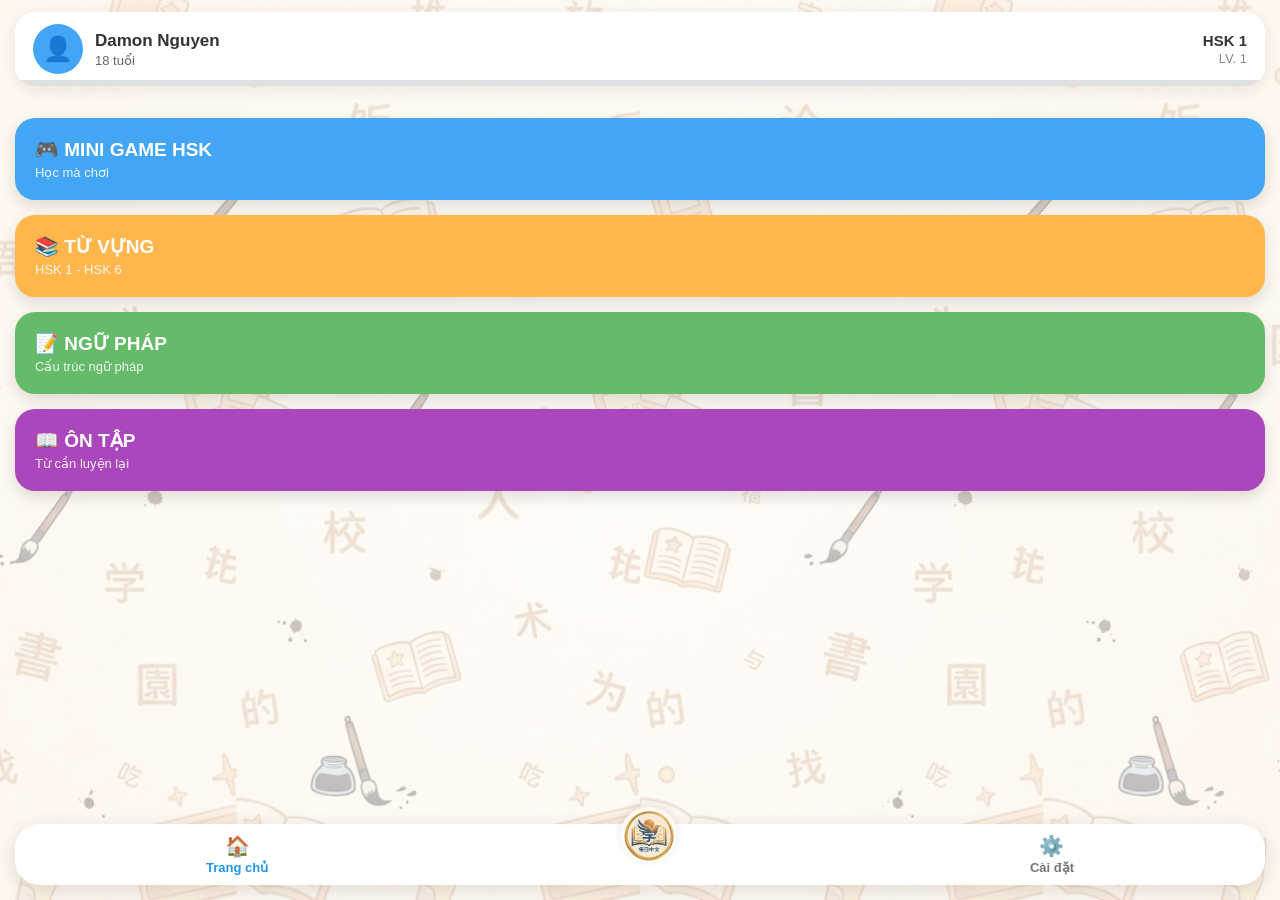
<file: index.html>
<!DOCTYPE html>
<html lang="vi">
<head>
    <meta charset="UTF-8">
    <meta name="viewport" content="width=device-width, initial-scale=1.0">
    <title>HSK Game - Trang Chủ</title>
    <link rel="stylesheet" href="css/style.css">
    <link rel="manifest" href="./manifest.json">
    <meta name="apple-mobile-web-app-capable" content="yes">
    <meta name="apple-mobile-web-app-status-bar-style" content="black-translucent">
    <meta name="apple-mobile-web-app-title" content="HSK Game">
    <link rel="apple-touch-icon" href="./pic/logo.png">
</head>
<body>

    <div class="header-fixed">
        <div class="profile">
            <div class="avatar">👤</div>
            <div class="info">
                <h3 id="playerName">Damon</h3>
                <p id="playerAge">23 tuổi</p>
            </div>
            <div class="player-status">
                <div id="currentHSK">HSK 4</div>
                <div id="playerRank">Đồng</div>
            </div>
        </div>
    </div>

    <div class="container">
        <a href="html/gamecenter.html" class="card blue">
            🎮 MINI GAME HSK
            <span>Học mà chơi</span>
        </a>

        <a href="html/vocab.html" class="card orange">
            📚 TỪ VỰNG
            <span>HSK 1 - HSK 6</span>
        </a>

        <a href="html/gramma.html" class="card green">
            📝 NGỮ PHÁP
            <span>Cấu trúc ngữ pháp</span>
        </a>

        <a href="html/review.html" class="card purple">
            📖 ÔN TẬP
            <span>Từ cần luyện lại</span>
        </a>
    </div>

    <div class="footer">
        <a href="index.html" class="nav-btn active">
            <span class="icon">🏠</span>
            Trang chủ
        </a>
        
        <a href="html/about.html" class="logo-btn">
            <img src="pic/logo.png" alt="Logo">
        </a>

        <a href="html/setting.html" class="nav-btn">
            <span class="icon">⚙️</span>
            Cài đặt
        </a>
    </div>

    <script src="js/core.js"></script>
    <script src="js/app.js"></script>
</body>
</html>
</file>
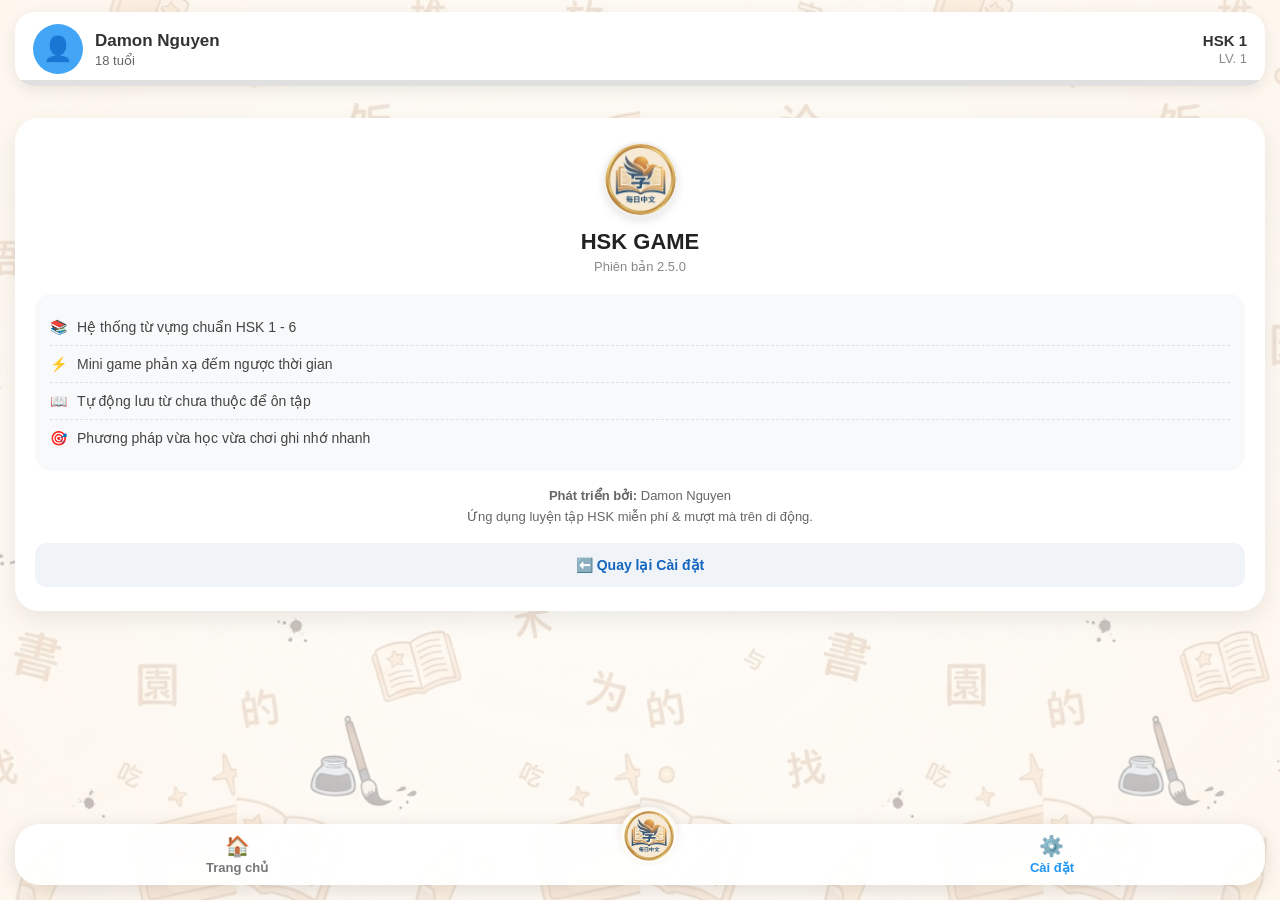
<file: html/about.html>
<!DOCTYPE html>
<html lang="vi">
<head>
    <meta charset="UTF-8">
    <meta name="viewport" content="width=device-width, initial-scale=1.0">
    <title>HSK Game - Giới Thiệu</title>
    <link rel="stylesheet" href="../css/style.css">
    <link rel="manifest" href="../manifest.json">
    <meta name="apple-mobile-web-app-capable" content="yes">
    <meta name="apple-mobile-web-app-status-bar-style" content="black-translucent">
    <meta name="apple-mobile-web-app-title" content="HSK Game">
    <link rel="apple-touch-icon" href="../pic/logo.png">
</head>
<body>

    <div class="header-fixed">
        <div class="profile">
            <div class="avatar">👤</div>
            <div class="info">
                <h3 id="playerName">Damon</h3>
                <p id="playerAge">23 tuổi</p>
            </div>
            <div class="player-status">
                <div id="currentHSK">HSK 4</div>
                <div id="playerRank">Đồng</div>
            </div>
        </div>
    </div>

    <div class="container">
        <div class="about-card">
            <div class="about-header">
                <img src="../pic/logo.png" alt="Logo" class="about-logo">
                <h2 class="about-app-name">HSK GAME</h2>
                <p class="about-version">Phiên bản 2.5.0</p>
            </div>

            <div class="about-info-list">
                <div class="about-info-item">
                    <span>📚</span>
                    <span>Hệ thống từ vựng chuẩn HSK 1 - 6</span>
                </div>
                <div class="about-info-item">
                    <span>⚡</span>
                    <span>Mini game phản xạ đếm ngược thời gian</span>
                </div>
                <div class="about-info-item">
                    <span>📖</span>
                    <span>Tự động lưu từ chưa thuộc để ôn tập</span>
                </div>
                <div class="about-info-item">
                    <span>🎯</span>
                    <span>Phương pháp vừa học vừa chơi ghi nhớ nhanh</span>
                </div>
            </div>

            <div class="about-dev-info">
                <p><b>Phát triển bởi:</b> Damon Nguyen</p>
                <p>Ứng dụng luyện tập HSK miễn phí & mượt mà trên di động.</p>
            </div>

            <a href="setting.html" class="btn-about-link">⬅️ Quay lại Cài đặt</a>
        </div>
    </div>

    <div class="footer">
        <a href="../index.html" class="nav-btn">
            <span class="icon">🏠</span>
            Trang chủ
        </a>
        
        <a href="about.html" class="logo-btn">
            <img src="../pic/logo.png" alt="Logo">
        </a>

        <a href="setting.html" class="nav-btn active">
            <span class="icon">⚙️</span>
            Cài đặt
        </a>
    </div>

    <script src="../js/core.js"></script>
    <script src="../js/app.js"></script>
</body>
</html>
</file>
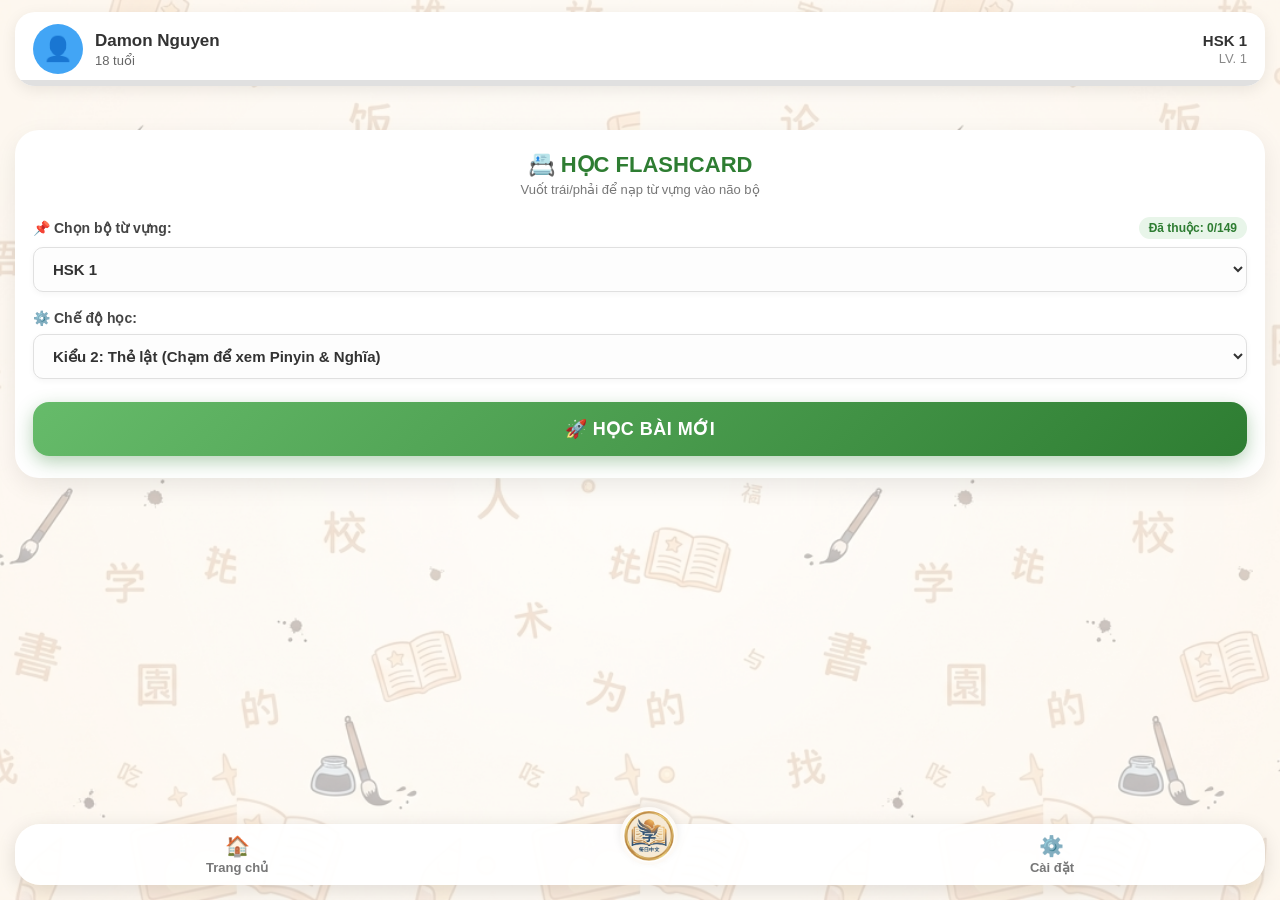
<file: html/flashcard.html>
<!DOCTYPE html>
<html lang="vi">
<head>
    <meta charset="UTF-8">
    <meta name="viewport" content="width=device-width, initial-scale=1.0">
    <title>HSK Game - Flashcard</title>
    <link rel="stylesheet" href="../css/style.css">
    <link rel="manifest" href="../manifest.json">
    <meta name="apple-mobile-web-app-capable" content="yes">
    <meta name="apple-mobile-web-app-status-bar-style" content="black-translucent">
    <meta name="apple-mobile-web-app-title" content="HSK Game">
    <link rel="apple-touch-icon" href="../pic/logo.png">
</head>
<body>

    <!-- Header Profile Kế Thừa -->
    <div class="header-fixed">
        <div class="profile">
            <div class="avatar">👤</div>
            <div class="info">
                <h3 id="playerName">Damon</h3>
                <p id="playerAge">18 tuổi</p>
            </div>
            <div class="player-status">
                <div id="currentHSK">HSK 1</div>
                <div id="playerRank">LV. 1</div>
            </div>
        </div>
    </div>

    <div class="container" style="padding-top: 130px;">
        
        <!-- MÀN HÌNH SETUP FLASHCARD -->
        <div id="fcSetupScreen" class="setup-card">
            <div class="setup-header">
                <h2 class="setup-title" style="color: #2e7d32;">📇 HỌC FLASHCARD</h2>
                <p class="setup-subtitle">Vuốt trái/phải để nạp từ vựng vào não bộ</p>
            </div>

            <div class="setup-group">
                <div class="setup-label" style="display: flex; justify-content: space-between; align-items: center;">
                    <span>📌 Chọn bộ từ vựng:</span>
                    <span id="fcMasteredCounter" style="color: #2e7d32; font-weight: bold; background: #e8f5e9; padding: 4px 10px; border-radius: 12px; font-size: 12px;">Đang tải...</span>
                </div>
                <select id="fcHskSelect" class="setup-input-full" onchange="updateFcCounter()">
                    <option value="1">HSK 1</option><option value="2">HSK 2</option>
                    <option value="3">HSK 3</option><option value="4">HSK 4</option>
                    <option value="5">HSK 5</option><option value="6">HSK 6</option>
                </select>
            </div>

            <div class="setup-group">
                <div class="setup-label">⚙️ Chế độ học:</div>
                <select id="fcLearningMode" class="setup-input-full">
                    <option value="full">Kiểu 1: Hiện sẵn (Hán tự + Pinyin + Tiếng Việt)</option>
                    <option value="flip" selected>Kiểu 2: Thẻ lật (Chạm để xem Pinyin & Nghĩa)</option>
                </select>
            </div>

            <button id="btnResumeFc" class="btn-start-game" style="background: linear-gradient(135deg, #ff9800 0%, #f57c00 100%); display: none; margin-bottom: 10px; box-shadow: 0 6px 18px rgba(255, 152, 0, 0.35);" onclick="resumeFlashcard()">🔄 TIẾP TỤC BÀI ĐANG HỌC DỞ</button>
            <button class="btn-start-game" style="background: linear-gradient(135deg, #66bb6a 0%, #2e7d32 100%); box-shadow: 0 6px 18px rgba(46, 125, 50, 0.35);" onclick="startFlashcard()">🚀 HỌC BÀI MỚI</button>
        </div>

        <!-- MÀN HÌNH HỌC FLASHCARD -->
        <div id="fcPlayScreen" style="display: none; text-align: center;">
            <div style="display: flex; justify-content: space-between; align-items: center; margin-bottom: 15px;">
                <span id="fcProgressText" style="font-weight: bold; color: #666; font-size: 16px;">Thẻ 1/50</span>
                <button onclick="quitFlashcard()" style="background: #ffebee; border: 1px solid #ffcdd2; border-radius: 8px; padding: 6px 12px; font-size: 14px; cursor: pointer; color: #c62828; font-weight: bold;">❌ Thoát</button>
            </div>

            <!-- Khung Thẻ Lật -->
            <div id="fcCardContainer" class="flashcard-box" onclick="flipFlashcard()">
                <div class="fc-front" id="fcFrontContent">
                    <div id="fcHanzi" class="fc-hanzi">字</div>
                    <div id="fcPinyin" class="fc-pinyin" style="margin-top: 15px; display: none;">zì</div>
                    <div id="fcMeaning" class="fc-meaning" style="margin-top: 8px; display: none;">Nghĩa tiếng Việt</div>
                </div>
            </div>
            <p style="font-size: 13px; color: #888; margin-top: 12px; font-weight: bold;" id="fcTipText">💡 Chạm vào thẻ để lật xem đáp án</p>

            <!-- Nút Thao tác -->
            <div style="display: flex; gap: 15px; margin-top: 25px;">
                <button class="fc-btn fc-btn-left" onclick="fcMarkUnknown()">⬅️ Chưa thuộc</button>
                <button class="fc-btn fc-btn-right" onclick="fcMarkKnown()">Đã thuộc ➡️</button>
            </div>
        </div>

        <!-- MÀN HÌNH HOÀN TẤT -->
        <div id="fcResultScreen" class="setup-card" style="display: none; text-align: center;">
            <h2 style="color: #2e7d32; font-size: 24px; margin-bottom: 10px;">🎉 HOÀN TẤT!</h2>
            <p style="color: #666; margin-bottom: 25px; line-height: 1.5;">Bạn đã học xong bộ thẻ này.<br>Các từ chưa thuộc đã được tự động lưu vào khu vực <b>Ôn tập</b>.</p>
            <button class="btn-start-game" style="background: linear-gradient(135deg, #2196f3 0%, #1565c0 100%);" onclick="resetFlashcard()">🔄 HỌC BỘ KHÁC</button>
        </div>

    </div>

    <!-- Footer -->
    <div class="footer">
        <a href="../index.html" class="nav-btn"><span class="icon">🏠</span>Trang chủ</a>
        <a href="gamecenter.html" class="logo-btn"><img src="../pic/logo.png" alt="Logo"></a>
        <a href="setting.html" class="nav-btn"><span class="icon">⚙️</span>Cài đặt</a>
    </div>

    <!-- Gọi các file JS -->
    <script src="../js/core.js"></script>
    <script src="../js/flashcard.js"></script>
    <script src="../js/app.js"></script>
</body>
</html>
</file>
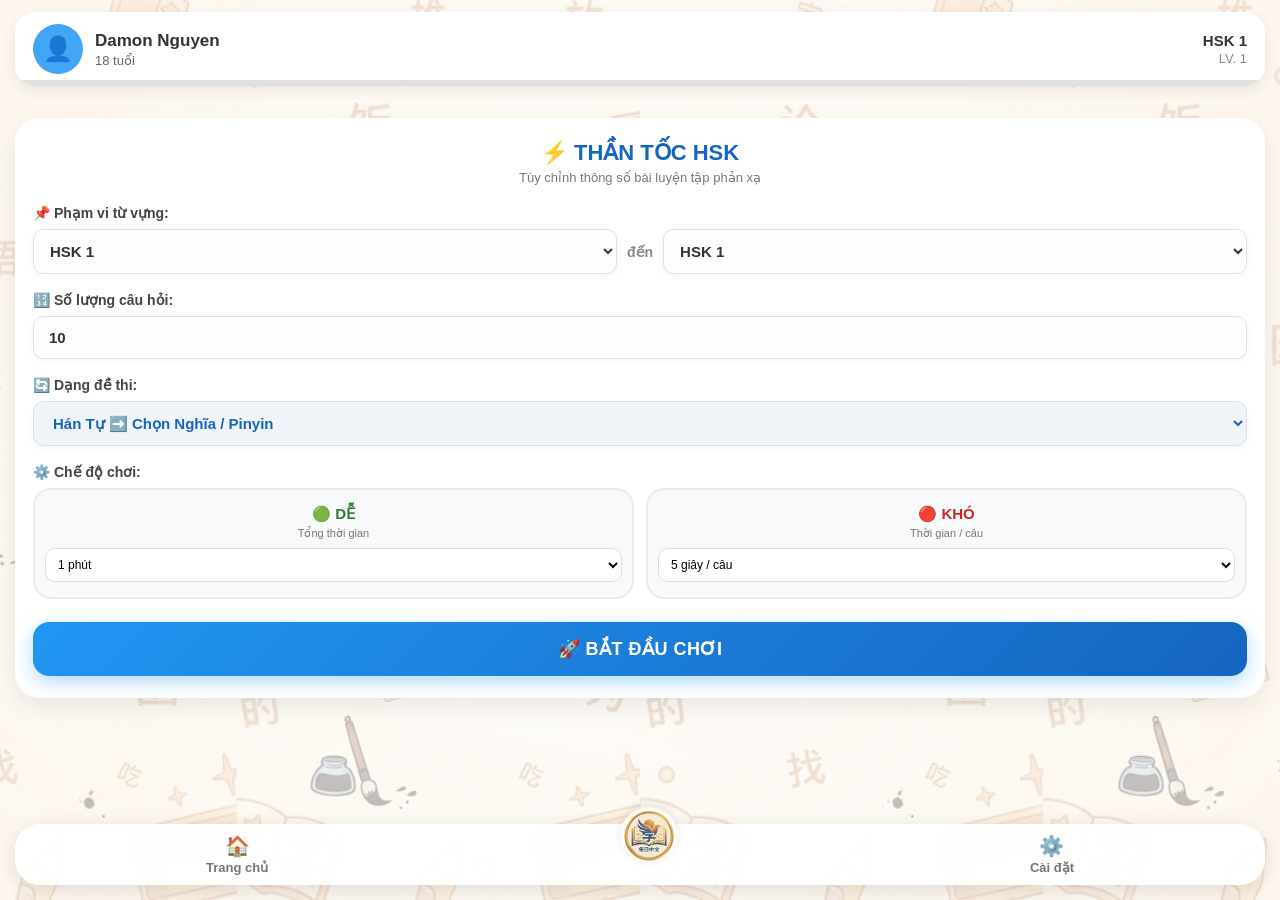
<file: html/game1.html>
<!DOCTYPE html>
<html lang="vi">
<head>
    <meta charset="UTF-8">
    <meta name="viewport" content="width=device-width, initial-scale=1.0">
    <title>HSK Game - Thần Tốc HSK</title>
    <link rel="stylesheet" href="../css/style.css">
    <link rel="manifest" href="../manifest.json">
    <meta name="apple-mobile-web-app-capable" content="yes">
    <meta name="apple-mobile-web-app-status-bar-style" content="black-translucent">
    <meta name="apple-mobile-web-app-title" content="HSK Game">
    <link rel="apple-touch-icon" href="../pic/logo.png">
</head>
<body>

    <div class="header-fixed">
        <div class="profile">
            <div class="avatar">👤</div>
            <div class="info">
                <h3 id="playerName">Damon</h3>
                <p id="playerAge">23 tuổi</p>
            </div>
            <div class="player-status">
                <div id="currentHSK">HSK 4</div>
                <div id="playerRank">Đồng</div>
            </div>
        </div>
    </div>

    <div class="container">
        
        <div id="setupScreen" class="setup-card">
            
            <div class="setup-header">
                <h2 class="setup-title">⚡ THẦN TỐC HSK</h2>
                <p class="setup-subtitle">Tùy chỉnh thông số bài luyện tập phản xạ</p>
            </div>

            <div class="setup-group">
                <div class="setup-label">📌 Phạm vi từ vựng:</div>
                <div class="hsk-range-row">
                    <select id="startHskSelect" onchange="checkGameHsk()">
                        <option value="1">HSK 1</option>
                        <option value="2">HSK 2</option>
                        <option value="3">HSK 3</option>
                        <option value="4">HSK 4</option>
                        <option value="5">HSK 5</option>
                        <option value="6">HSK 6</option>
                    </select>
                    <span class="range-separator">đến</span>
                    <select id="endHskSelect" onchange="checkGameHsk()">
                        <option value="1">HSK 1</option>
                        <option value="2">HSK 2</option>
                        <option value="3">HSK 3</option>
                        <option value="4">HSK 4</option>
                        <option value="5">HSK 5</option>
                        <option value="6">HSK 6</option>
                    </select>
                </div>
            </div>

            <div class="setup-group">
                <div class="setup-label">🔢 Số lượng câu hỏi:</div>
                <input type="number" id="questionCount" class="setup-input-full" min="10" max="100" step="10" value="10">
            </div>

            <!-- THÊM ĐOẠN NÀY: Ô lựa chọn dạng đề -->
            <div class="setup-group">
                <div class="setup-label">🔄 Dạng đề thi:</div>
                <select id="gameModeType" class="setup-input-full">
                    <option value="hanzi_to_meaning">Hán Tự ➡️ Chọn Nghĩa / Pinyin</option>
                    <option value="meaning_to_hanzi">Nghĩa Tiếng Việt ➡️ Chọn Hán Tự</option>
                </select>
            </div>

            <div class="setup-group">
                <div class="setup-label">⚙️ Chế độ chơi:</div>
                <div class="mode-grid">
                    
                    <div id="easyModeCard" class="mode-card easy-card" onclick="selectGameMode('easy')">
                        <h4>🟢 DỄ</h4>
                        <p>Tổng thời gian</p>
                        <select id="easyTimeSelect" onclick="event.stopPropagation()"></select>
                    </div>
                    
                    <div id="hardModeCard" class="mode-card hard-card" onclick="selectGameMode('hard')">
                        <h4>🔴 KHÓ</h4>
                        <p>Thời gian / câu</p>
                        <select id="hardTimeSelect" onclick="event.stopPropagation()">
                            <option value="7">7 giây / câu</option>
                            <option value="5" selected>5 giây / câu</option>
                            <option value="3">3 giây / câu</option>
                        </select>
                    </div>

                </div>
            </div>

            <button class="btn-start-game" onclick="startSpeedGame()">🚀 BẮT ĐẦU CHƠI</button>
        </div>

        <div id="playScreen" class="game-play-box" style="display: none;">
            <h3 id="progressText" style="color: #888;">Câu 1/10</h3>
            
            <div class="timer-bar-container">
                <div id="timerFill" class="timer-bar-fill"></div>
            </div>
            
            <p id="timerText" style="font-weight: bold; color: #f44336;">0:00</p>
            
            <h1 id="questionHanzi" class="hanzi-display">汉字</h1>
            
            <div id="optionsGrid" class="options-grid">
                </div>
        </div>

        <!-- MÀN HÌNH KẾT QUẢ GAME 1 -->
        <div id="resultScreen" class="game-play-box" style="display: none; padding: 25px 15px;">
            <h2 style="font-size: 26px; color: #333;">🎉 HOÀN THÀNH!</h2>
            <p style="color: #666; margin-top: 5px;">Điểm số của bạn:</p>
            <h1 id="scoreText" style="color: #4caf50; font-size: 45px; margin: 10px 0 5px 0;">10/10</h1>
            
            <!-- Hiển thị thời gian và Ghi chú -->
            <p style="color: #888; font-size: 14px; font-weight: bold; margin-bottom: 5px;">⏱️ Thời gian: <span id="g1TotalTime">0 giây</span></p>
            <p style="color: #f44336; font-size: 13px; font-style: italic;">(Dưới đây là các câu bạn đã làm sai)</p>
            
            <!-- Danh sách lịch sử -->
            <div class="g1-history-list" id="g1HistoryList"></div>
            
            <!-- Nút điều hướng -->
            <button class="btn-game-action btn-replay" style="margin-top: 15px;" onclick="resetSpeedGame()">
                🔄 CHƠI LẠI
            </button>
            <button class="btn-game-action btn-leave" onclick="leaveGame()">
                🚪 RỜI GAME
            </button>
        </div>


    </div>

    <div class="footer">
        <a href="../index.html" class="nav-btn">
            <span class="icon">🏠</span>
            Trang chủ
        </a>
        
        <a href="../index.html" class="logo-btn">
            <img src="../pic/logo.png" alt="Logo">
        </a>

        <a href="setting.html" class="nav-btn">
            <span class="icon">⚙️</span>
            Cài đặt
        </a>
    </div>

    <script src="../js/core.js"></script>
    <script src="../js/game1.js"></script>
    <script src="../js/app.js"></script>
</body>
</body>
</html>
</file>
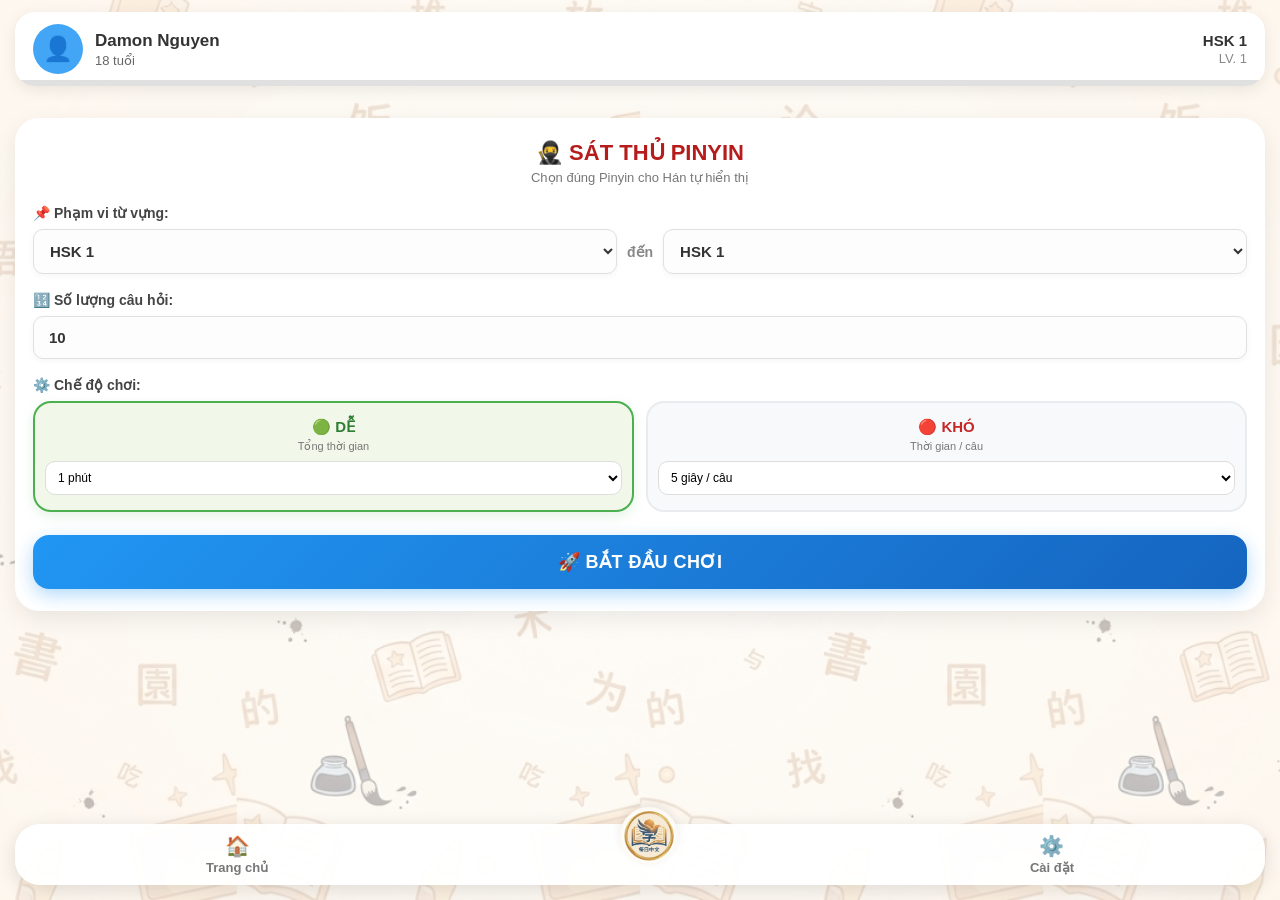
<file: html/game2.html>
<!DOCTYPE html>
<html lang="vi">
<head>
    <meta charset="UTF-8">
    <meta name="viewport" content="width=device-width, initial-scale=1.0">
    <title>HSK Game - Thử Thách Pinyin</title>
    <link rel="stylesheet" href="../css/style.css">
    <link rel="manifest" href="../manifest.json">
    <meta name="apple-mobile-web-app-capable" content="yes">
    <meta name="apple-mobile-web-app-status-bar-style" content="black-translucent">
    <meta name="apple-mobile-web-app-title" content="HSK Game">
    <link rel="apple-touch-icon" href="../pic/logo.png">
</head>
<body>

    <!-- Kế thừa Header Profile -->
    <div class="header-fixed">
        <div class="profile">
            <div class="avatar">👤</div>
            <div class="info">
                <h3 id="playerName">Damon</h3>
                <p id="playerAge">23 tuổi</p>
            </div>
            <div class="player-status">
                <div id="currentHSK">HSK 4</div>
                <div id="playerRank">Đồng</div>
            </div>
        </div>
    </div>

    <div class="container">
        
        <!-- MÀN HÌNH SETUP GAME 2 -->
        <div id="game2Setup" class="setup-card">
            <div class="setup-header">
                <h2 class="setup-title" style="color: #b71c1c;">🥷 SÁT THỦ PINYIN</h2>
                <p class="setup-subtitle">Chọn đúng Pinyin cho Hán tự hiển thị</p>
            </div>

            <div class="setup-group">
                <div class="setup-label">📌 Phạm vi từ vựng:</div>
                <div class="hsk-range-row">
                    <select id="g2StartHskSelect" onchange="checkGame2Hsk()">
                        <option value="1">HSK 1</option>
                        <option value="2">HSK 2</option>
                        <option value="3">HSK 3</option>
                        <option value="4">HSK 4</option>
                        <option value="5">HSK 5</option>
                        <option value="6">HSK 6</option>
                    </select>
                    <span class="range-separator">đến</span>
                    <select id="g2EndHskSelect" onchange="checkGame2Hsk()">
                        <option value="1">HSK 1</option>
                        <option value="2">HSK 2</option>
                        <option value="3">HSK 3</option>
                        <option value="4">HSK 4</option>
                        <option value="5">HSK 5</option>
                        <option value="6">HSK 6</option>
                    </select>
                </div>
            </div>

            <div class="setup-group">
                <div class="setup-label">🔢 Số lượng câu hỏi:</div>
                <input type="number" id="g2QuestionCount" class="setup-input-full" min="10" max="100" step="10" value="10">
            </div>

            <div class="setup-group">
                <div class="setup-label">⚙️ Chế độ chơi:</div>
                <div class="mode-grid">
                    <div id="g2EasyModeCard" class="mode-card easy-card" onclick="selectGame2Mode('easy')">
                        <h4>🟢 DỄ</h4>
                        <p>Tổng thời gian</p>
                        <select id="g2EasyTimeSelect" onclick="event.stopPropagation()"></select>
                    </div>
                    
                    <div id="g2HardModeCard" class="mode-card hard-card" onclick="selectGame2Mode('hard')">
                        <h4>🔴 KHÓ</h4>
                        <p>Thời gian / câu</p>
                        <select id="g2HardTimeSelect" onclick="event.stopPropagation()">
                            <option value="7">7 giây / câu</option>
                            <option value="5" selected>5 giây / câu</option>
                            <option value="3">3 giây / câu</option>
                        </select>
                    </div>
                </div>
            </div>

            <button class="btn-start-game" onclick="startGame2()">🚀 BẮT ĐẦU CHƠI</button>
        </div>

        <!-- MÀN HÌNH PLAY GAME 2 -->
        <div id="game2PlayScreen" class="game-play-box" style="display: none;">
            <h3 id="g2ProgressText" style="color: #888;">Câu 1/10</h3>
            
            <div class="timer-bar-container">
                <div id="g2TimerFill" class="timer-bar-fill"></div>
            </div>
            
            <p id="g2TimerText" style="font-weight: bold; color: #f44336;">0:00</p>
            
            <h1 id="g2QuestionHanzi" class="hanzi-display">汉字</h1>
            
            <div id="g2OptionsGrid" class="options-grid">
                <!-- Nút đáp án render từ JS -->
            </div>
        </div>

        <!-- MÀN HÌNH KẾT QUẢ GAME 2 -->
        <div id="game2ResultScreen" class="game-play-box" style="display: none; padding: 25px 15px;">
            <h2 style="font-size: 26px; color: #333;">🎉 HOÀN THÀNH!</h2>
            <p style="color: #666; margin-top: 5px;">Điểm số của bạn:</p>
            <h1 id="g2ScoreText" style="color: #4caf50; font-size: 45px; margin: 10px 0 5px 0;">10/10</h1>
            
            <!-- Hiển thị thời gian và Ghi chú -->
            <p style="color: #888; font-size: 14px; font-weight: bold; margin-bottom: 5px;">⏱️ Thời gian: <span id="g2TotalTime">0 giây</span></p>
            <p style="color: #f44336; font-size: 13px; font-style: italic;">(Dưới đây là các câu bạn đã làm sai)</p>
            
            <!-- Danh sách lịch sử -->
            <div class="g2-history-list" id="g2HistoryList"></div>
            
            <!-- Nút điều hướng -->
            <button class="btn-game-action btn-replay" style="margin-top: 15px;" onclick="resetGame2()">
                🔄 CHƠI LẠI
            </button>
            <button class="btn-game-action btn-leave" onclick="leaveGame2()">
                🚪 RỜI GAME
            </button>
        </div>


    </div>

    <!-- Kế thừa Footer -->
    <div class="footer">
        <a href="../index.html" class="nav-btn">
            <span class="icon">🏠</span>
            Trang chủ
        </a>
        <a href="../index.html" class="logo-btn">
            <img src="../pic/logo.png" alt="Logo">
        </a>
        <a href="setting.html" class="nav-btn">
            <span class="icon">⚙️</span>
            Cài đặt
        </a>
    </div>

    <script src="../js/core.js"></script>
    <script src="../js/game2.js"></script>
    <script src="../js/app.js"></script>
</body>
</html>
</file>
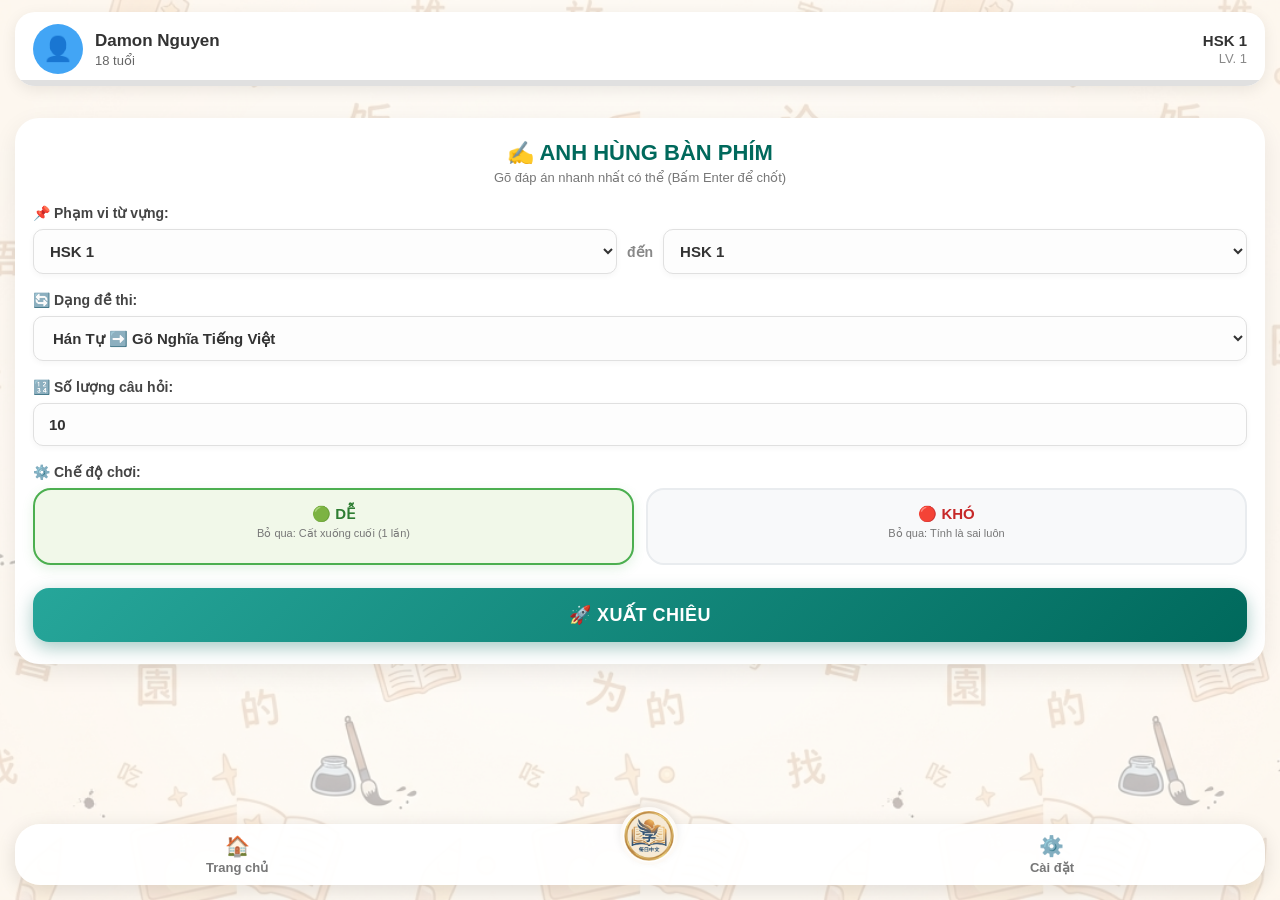
<file: html/game3.html>
<!DOCTYPE html>
<html lang="vi">
<head>
    <meta charset="UTF-8">
    <meta name="viewport" content="width=device-width, initial-scale=1.0">
    <title>HSK Game - Anh Hùng Bàn Phím</title>
    <link rel="stylesheet" href="../css/style.css">
    <link rel="manifest" href="../manifest.json">
    <meta name="apple-mobile-web-app-capable" content="yes">
    <meta name="apple-mobile-web-app-status-bar-style" content="black-translucent">
    <meta name="apple-mobile-web-app-title" content="HSK Game">
    <link rel="apple-touch-icon" href="../pic/logo.png">
</head>
<body>

    <!-- Header Profile Kế Thừa -->
    <div class="header-fixed">
        <div class="profile">
            <div class="avatar">👤</div>
            <div class="info">
                <h3 id="playerName">Damon</h3>
                <p id="playerAge">23 tuổi</p>
            </div>
            <div class="player-status">
                <div id="currentHSK">HSK 4</div>
                <div id="playerRank">Đồng</div>
            </div>
        </div>
    </div>

    <div class="container">
        
        <!-- MÀN HÌNH SETUP GAME 3 -->
        <div id="game3Setup" class="setup-card">
            <div class="setup-header">
                <h2 class="setup-title" style="color: #00695c;">✍️ ANH HÙNG BÀN PHÍM</h2>
                <p class="setup-subtitle">Gõ đáp án nhanh nhất có thể (Bấm Enter để chốt)</p>
            </div>

            <div class="setup-group">
                <div class="setup-label">📌 Phạm vi từ vựng:</div>
                <div class="hsk-range-row">
                    <select id="g3StartHskSelect" onchange="checkGame3Hsk()">
                        <option value="1">HSK 1</option>
                        <option value="2">HSK 2</option>
                        <option value="3">HSK 3</option>
                        <option value="4">HSK 4</option>
                        <option value="5">HSK 5</option>
                        <option value="6">HSK 6</option>
                    </select>
                    <span class="range-separator">đến</span>
                    <select id="g3EndHskSelect" onchange="checkGame3Hsk()">
                        <option value="1">HSK 1</option>
                        <option value="2">HSK 2</option>
                        <option value="3">HSK 3</option>
                        <option value="4">HSK 4</option>
                        <option value="5">HSK 5</option>
                        <option value="6">HSK 6</option>
                    </select>
                </div>
            </div>

            <div class="setup-group">
                <div class="setup-label">🔄 Dạng đề thi:</div>
                <select id="g3QuizType" class="setup-input-full">
                    <option value="hanzi_to_vi">Hán Tự ➡️ Gõ Nghĩa Tiếng Việt</option>
                    <option value="vi_to_hanzi">Tiếng Việt ➡️ Gõ Hán Tự hoặc Pinyin</option>
                </select>
            </div>

            <div class="setup-group">
                <div class="setup-label">🔢 Số lượng câu hỏi:</div>
                <input type="number" id="g3QuestionCount" class="setup-input-full" min="10" max="100" step="10" value="10">
            </div>

            <!-- Ô chọn Dễ / Khó cho chế độ Bỏ Qua -->
            <div class="setup-group">
                <div class="setup-label">⚙️ Chế độ chơi:</div>
                <div class="mode-grid">
                    <div id="g3EasyModeCard" class="mode-card easy-card active-easy" onclick="selectGame3Mode('easy')">
                        <h4>🟢 DỄ</h4>
                        <p>Bỏ qua: Cất xuống cuối (1 lần)</p>
                    </div>
                    <div id="g3HardModeCard" class="mode-card hard-card" onclick="selectGame3Mode('hard')">
                        <h4>🔴 KHÓ</h4>
                        <p>Bỏ qua: Tính là sai luôn</p>
                    </div>
                </div>
            </div>

            <button class="btn-start-game" style="background: linear-gradient(135deg, #26a69a 0%, #00695c 100%); box-shadow: 0 6px 18px rgba(0, 105, 92, 0.35);" onclick="startGame3()">🚀 XUẤT CHIÊU</button>
        </div>

        <!-- MÀN HÌNH PLAY GAME 3 -->
        <div id="game3PlayScreen" class="game-play-box" style="display: none;">
            <h3 id="g3ProgressText" style="color: #888;">Câu 1/10</h3>
            
            <p id="g3TimerText" style="font-weight: bold; color: #00695c; margin: 15px 0;">⏱️ 0:00</p>
            
            <h1 id="g3QuestionDisplay" class="hanzi-display">汉字</h1>
            
            <!-- BỌC FORM ĐỂ ĐIỆN THOẠI HIỂN THỊ NÚT "ĐI/ENTER" TRÊN BÀN PHÍM -->
            <form id="g3Form" action="javascript:void(0);" onsubmit="submitGame3Answer(); return false;" style="margin: 30px 0 20px 0;">
                <input type="text" id="g3TypingInput" class="typing-input" placeholder="Gõ đáp án vào đây..." autocomplete="off">
            </form>
            
            <button type="button" class="btn-game-action" style="background: #00695c; box-shadow: 0 4px 15px rgba(0, 105, 92, 0.3);" onclick="submitGame3Answer()">
                GỬI ĐÁP ÁN
            </button>
            <button type="button" class="btn-game-action" style="background: #9e9e9e; box-shadow: 0 4px 15px rgba(158, 158, 158, 0.3);" onclick="skipGame3Question()">
                BỎ QUA CÂU NÀY
            </button>
        </div>

        <!-- MÀN HÌNH KẾT QUẢ GAME 3 -->
        <div id="game3ResultScreen" class="game-play-box" style="display: none; padding: 25px 15px;">
            <h2 style="font-size: 26px; color: #333;">🎉 HOÀN THÀNH!</h2>
            <p style="color: #666; margin-top: 5px;">Điểm số của bạn:</p>
            <h1 id="g3ScoreText" style="color: #00695c; font-size: 45px; margin: 10px 0 5px 0;">10/10</h1>
            
            <p style="color: #888; font-size: 14px; font-weight: bold; margin-bottom: 5px;">⏱️ Thời gian: <span id="g3TotalTime">0 giây</span></p>
            <p style="color: #f44336; font-size: 13px; font-style: italic;">(Dưới đây là các câu bạn đã làm sai)</p>
            
            <div class="g3-history-list" id="g3HistoryList"></div>
            
            <button class="btn-game-action btn-replay" style="margin-top: 15px; background: #00695c;" onclick="resetGame3()">
                🔄 CHƠI LẠI
            </button>
            <button class="btn-game-action btn-leave" onclick="leaveGame3()">
                🚪 RỜI GAME
            </button>
        </div>

    </div>

    <!-- Footer Kế Thừa -->
    <div class="footer">
        <a href="../index.html" class="nav-btn">
            <span class="icon">🏠</span>
            Trang chủ
        </a>
        
        <a href="../index.html" class="logo-btn">
            <img src="../pic/logo.png" alt="Logo">
        </a>

        <a href="setting.html" class="nav-btn">
            <span class="icon">⚙️</span>
            Cài đặt
        </a>
    </div>

    <script src="../js/core.js"></script>
    <script src="../js/game3.js"></script>
    <script src="../js/app.js"></script>
</body>
</html>
</file>
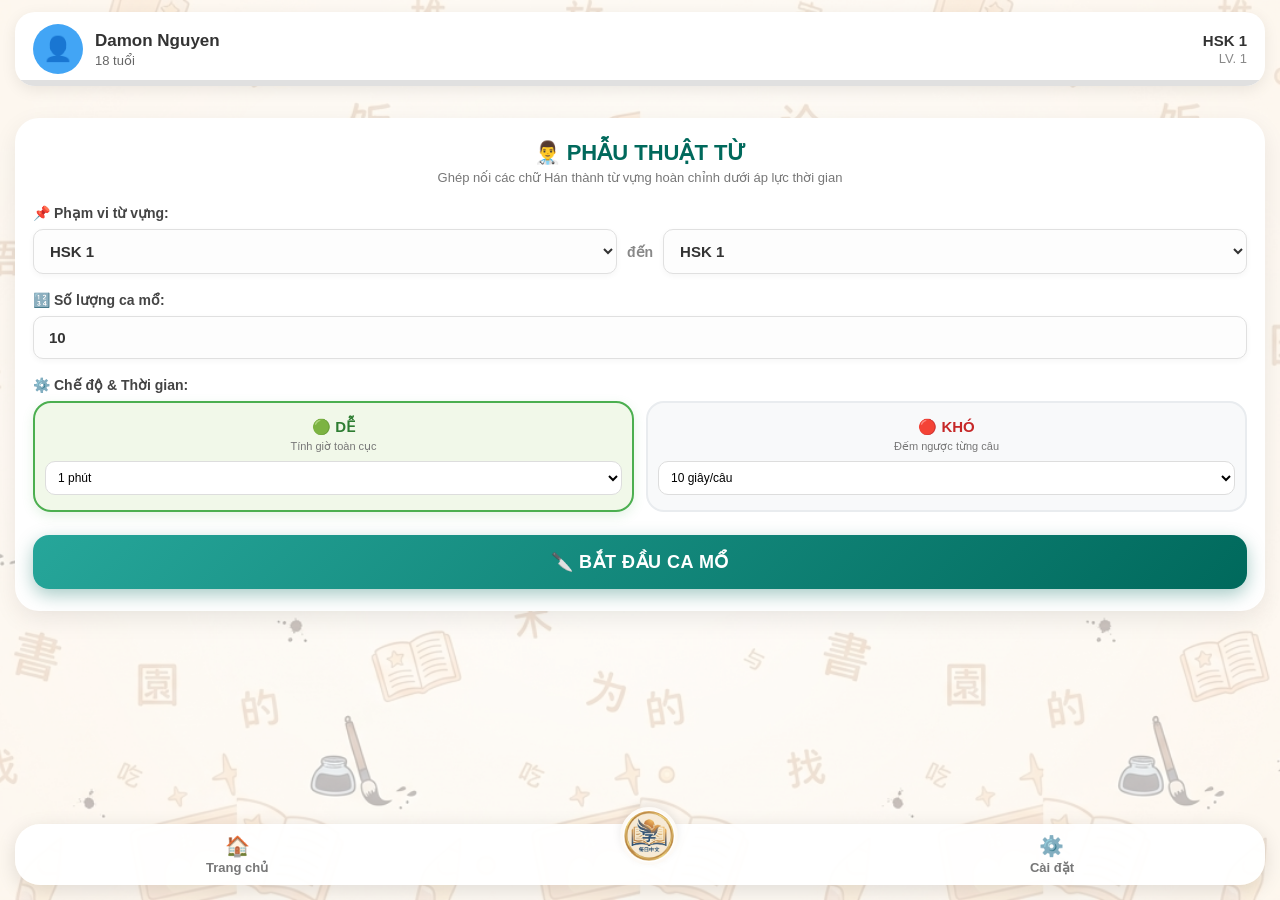
<file: html/game4.html>
<!DOCTYPE html>
<html lang="vi">
<head>
    <meta charset="UTF-8">
    <meta name="viewport" content="width=device-width, initial-scale=1.0">
    <title>HSK Game - Phẫu Thuật Từ</title>
    <link rel="stylesheet" href="../css/style.css">
    <link rel="manifest" href="../manifest.json">
    <meta name="apple-mobile-web-app-capable" content="yes">
    <meta name="apple-mobile-web-app-status-bar-style" content="black-translucent">
    <meta name="apple-mobile-web-app-title" content="HSK Game">
    <link rel="apple-touch-icon" href="../pic/logo.png">
</head>
<body>

    <!-- Header Profile Kế Thừa -->
    <div class="header-fixed">
        <div class="profile">
            <div class="avatar">👤</div>
            <div class="info">
                <h3 id="playerName">Damon</h3>
                <p id="playerAge">23 tuổi</p>
            </div>
            <div class="player-status">
                <div id="currentHSK">HSK 4</div>
                <div id="playerRank">Đồng</div>
            </div>
        </div>
    </div>

    <div class="container">
        
        <!-- MÀN HÌNH SETUP GAME 4 -->
        <div id="game4Setup" class="setup-card">
            <div class="setup-header">
                <h2 class="setup-title" style="color: #00695c;">👨‍⚕️ PHẪU THUẬT TỪ</h2>
                <p class="setup-subtitle">Ghép nối các chữ Hán thành từ vựng hoàn chỉnh dưới áp lực thời gian</p>
            </div>

            <div class="setup-group">
                <div class="setup-label">📌 Phạm vi từ vựng:</div>
                <div class="hsk-range-row">
                    <select id="g4StartHskSelect" onchange="checkGame4Hsk()">
                        <option value="1">HSK 1</option><option value="2">HSK 2</option>
                        <option value="3">HSK 3</option><option value="4">HSK 4</option>
                        <option value="5">HSK 5</option><option value="6">HSK 6</option>
                    </select>
                    <span class="range-separator">đến</span>
                    <select id="g4EndHskSelect" onchange="checkGame4Hsk()">
                        <option value="1">HSK 1</option><option value="2">HSK 2</option>
                        <option value="3">HSK 3</option><option value="4">HSK 4</option>
                        <option value="5">HSK 5</option><option value="6">HSK 6</option>
                    </select>
                </div>
            </div>

            <div class="setup-group">
                <div class="setup-label">🔢 Số lượng ca mổ:</div>
                <input type="number" id="g4QuestionCount" class="setup-input-full" min="10" max="100" step="10" value="10">
            </div>

            <div class="setup-group">
                <div class="setup-label">⚙️ Chế độ & Thời gian:</div>
                <div class="mode-grid">
                    <div id="g4EasyModeCard" class="mode-card easy-card active-easy" onclick="selectGame4Mode('easy')">
                        <h4>🟢 DỄ</h4>
                        <p>Tính giờ toàn cục</p>
                        <select id="g4EasyTimeSelect"></select>
                    </div>
                    <div id="g4HardModeCard" class="mode-card hard-card" onclick="selectGame4Mode('hard')">
                        <h4>🔴 KHÓ</h4>
                        <p>Đếm ngược từng câu</p>
                        <select id="g4HardTimeSelect">
                            <option value="15">15 giây/câu</option>
                            <option value="10" selected>10 giây/câu</option>
                            <option value="5">5 giây/câu</option>
                        </select>
                    </div>
                </div>
            </div>

            <button class="btn-start-game" style="background: linear-gradient(135deg, #26a69a 0%, #00695c 100%); box-shadow: 0 6px 18px rgba(0, 105, 92, 0.35);" onclick="startGame4()">🔪 BẮT ĐẦU CA MỔ</button>
        </div>

        <!-- MÀN HÌNH PLAY GAME 4 (PHÒNG MỔ) -->
        <div id="game4PlayScreen" class="game-play-box" style="display: none;">
            <div style="display: flex; justify-content: space-between; align-items: center; margin-bottom: 5px;">
                <h3 id="g4ProgressText" style="color: #888; margin:0;">Ca mổ 1/10</h3>
                <p id="g4TimerText" style="font-weight: bold; color: #00695c; margin:0;">⏱️ 0:00</p>
            </div>
            
            <!-- Thanh đếm ngược thời gian chuẩn Game 1 & 2 -->
            <div class="timer-bar-container">
                <div class="timer-bar-fill" id="g4TimerFill"></div>
            </div>

            <div class="surgery-clue-box">
                <span style="font-size: 12px; color: #00695c; text-transform: uppercase; font-weight: bold;">Triệu chứng bệnh nhân (Ý nghĩa):</span>
                <h2 id="g4MeaningPrompt" style="color: #004d40; font-size: 24px; margin: 8px 0 0 0;">Nghĩa tiếng Việt</h2>
            </div>
            
            <!-- Khung chứa các ô trống để "khâu" chữ vào -->
            <div class="surgery-slots-container" id="g4SlotsContainer"></div>

            <!-- Khay dụng cụ 3 hàng x 5 cột (15 ô không trùng lặp) -->
            <div class="surgery-tray-label">Khay dụng cụ phẫu thuật (Chạm để ghép từ):</div>
            <div class="surgery-tray" id="g4TrayContainer"></div>

            <div style="display: flex; gap: 10px; margin-top: 15px;">
                <button class="btn-tool" style="flex: 1; background: #e0f2f1; color: #00695c; border: 1px solid #b2dfdb; padding: 12px; border-radius: 12px; font-weight: bold; cursor: pointer;" onclick="resetSurgeryCurrent()">🔄 Lọc Lại</button>
                <button class="btn-tool-main" style="flex: 2; background: #00695c; color: white; border: none; padding: 12px; border-radius: 12px; font-weight: bold; cursor: pointer;" onclick="submitSurgery()">💉 HOÀN TẤT CA MỔ</button>
            </div>
        </div>

        <!-- MÀN HÌNH KẾT QUẢ GAME 4 -->
        <div id="game4ResultScreen" class="game-play-box" style="display: none; padding: 25px 15px;">
            <h2 style="font-size: 26px; color: #333;">🎉 HOÀN TẤT CA MỔ!</h2>
            <p style="color: #666; margin-top: 5px;">Số ca cứu sống thành công:</p>
            <h1 id="g4ScoreText" style="color: #00695c; font-size: 45px; margin: 10px 0 5px 0;">10/10</h1>
            
            <p style="color: #888; font-size: 14px; font-weight: bold; margin-bottom: 5px;">⏱️ Thời gian: <span id="g4TotalTime">0 giây</span></p>
            <p style="color: #f44336; font-size: 13px; font-style: italic;">(Dưới đây là các bệnh nhân không qua khỏi)</p>
            
            <div class="g4-history-list" id="g4HistoryList"></div>
            
            <button class="btn-game-action btn-replay" style="margin-top: 15px; background: #00695c;" onclick="resetGame4()">
                🔄 TIẾP TỤC TRỰC CA
            </button>
            <button class="btn-game-action btn-leave" onclick="leaveGame4()">
                🚪 RỜI PHÒNG MỔ
            </button>
        </div>

    </div>

    <!-- Footer Kế Thừa -->
    <div class="footer">
        <a href="../index.html" class="nav-btn"><span class="icon">🏠</span>Trang chủ</a>
        <a href="../index.html" class="logo-btn"><img src="../pic/logo.png" alt="Logo"></a>
        <a href="setting.html" class="nav-btn"><span class="icon">⚙️</span>Cài đặt</a>
    </div>

    <script src="../js/core.js"></script>
    <script src="../js/game4.js"></script>
    <script src="../js/app.js"></script>
</body>
</html>
</file>
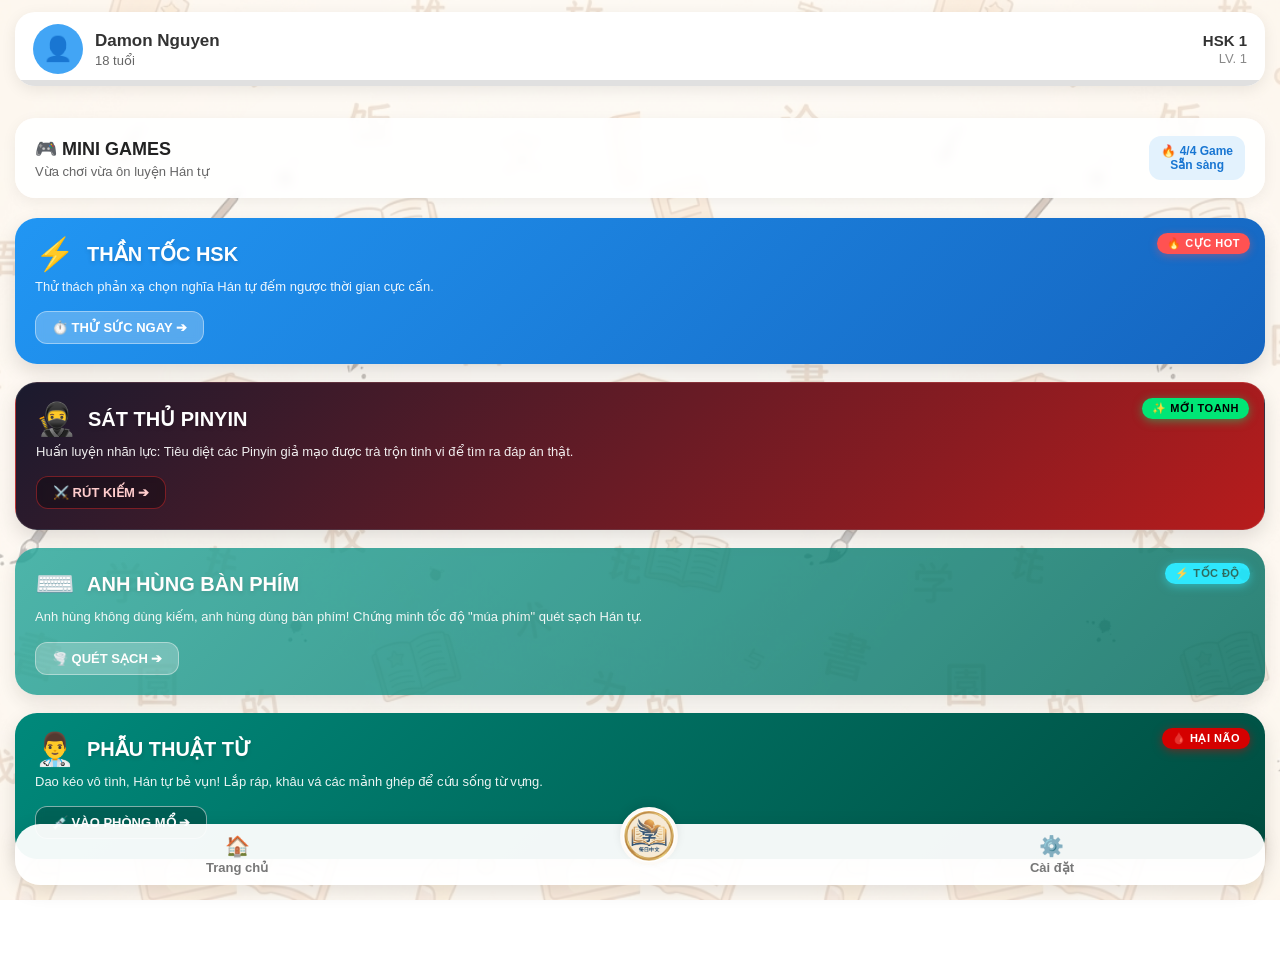
<file: html/gamecenter.html>
<!DOCTYPE html>
<html lang="vi">
<head>
    <meta charset="UTF-8">
    <meta name="viewport" content="width=device-width, initial-scale=1.0">
    <title>HSK Game - Game Center</title>
    <link rel="stylesheet" href="../css/style.css">
    <link rel="manifest" href="../manifest.json">
    <meta name="apple-mobile-web-app-capable" content="yes">
    <meta name="apple-mobile-web-app-status-bar-style" content="black-translucent">
    <meta name="apple-mobile-web-app-title" content="HSK Game">
    <link rel="apple-touch-icon" href="../pic/logo.png">
</head>
<body>

    <div class="header-fixed">
        <div class="profile">
            <div class="avatar">👤</div>
            <div class="info">
                <h3 id="playerName">Damon</h3>
                <p id="playerAge">23 tuổi</p>
            </div>
            <div class="player-status">
                <div id="currentHSK">HSK 4</div>
                <div id="playerRank">Đồng</div>
            </div>
        </div>
    </div>

    <div class="container">
        
        <div class="game-banner">
            <div class="banner-text">
                <h2>🎮 MINI GAMES</h2>
                <p>Vừa chơi vừa ôn luyện Hán tự</p>
            </div>
            <div class="banner-stat">
                🔥 4/4 Game<br>Sẵn sàng
            </div>
        </div>

        <!-- Khối Game 1: Thần Tốc HSK -->
        <a href="game1.html" class="game-item bg-speed">
            <span class="game-badge badge-hot">🔥 CỰC HOT</span>
            <div class="game-header">
                <span class="game-icon">⚡</span>
                <span class="game-title">THẦN TỐC HSK</span>
            </div>
            <p class="game-desc">Thử thách phản xạ chọn nghĩa Hán tự đếm ngược thời gian cực cấn.</p>
            <div class="game-action">
                ⏱️ THỬ SỨC NGAY ➔
            </div>
        </a>

        <!-- Khối Game 2: Sát Thủ Pinyin -->
        <a href="game2.html" class="game-item bg-assassin">
            <span class="game-badge badge-new">✨ MỚI TOANH</span>
            <div class="game-header">
                <span class="game-icon">🥷</span>
                <span class="game-title">SÁT THỦ PINYIN</span>
            </div>
            <p class="game-desc">Huấn luyện nhãn lực: Tiêu diệt các Pinyin giả mạo được trà trộn tinh vi để tìm ra đáp án thật.</p>
            <div class="game-action assassin-btn">
                ⚔️ RÚT KIẾM ➔
            </div>
        </a>
        
        <!-- Khối Game 3: Anh Hùng Bàn Phím -->
        <a href="game3.html" class="game-item bg-rain">
            <span class="game-badge badge-cyber">⚡ TỐC ĐỘ</span>
            <div class="game-header">
                <span class="game-icon">⌨️</span>
                <span class="game-title">ANH HÙNG BÀN PHÍM</span>
            </div>
            <p class="game-desc">Anh hùng không dùng kiếm, anh hùng dùng bàn phím! Chứng minh tốc độ "múa phím" quét sạch Hán tự.</p>
            <div class="game-action">
                🌪️ QUÉT SẠCH ➔
            </div>
        </a>

        <!-- Khối Game 4: Phẫu Thuật Từ -->
        <a href="game4.html" class="game-item" style="background: linear-gradient(135deg, #00897b 0%, #004d40 100%);">
            <span class="game-badge badge-danger">🩸 HẠI NÃO</span>
            <div class="game-header">
                <span class="game-icon">👨‍⚕️</span>
                <span class="game-title">PHẪU THUẬT TỪ</span>
            </div>
            <p class="game-desc">Dao kéo vô tình, Hán tự bẻ vụn! Lắp ráp, khâu vá các mảnh ghép để cứu sống từ vựng.</p>
            <div class="game-action" style="background: rgba(0,0,0,0.25); border-color: rgba(255,255,255,0.5);">
                💉 VÀO PHÒNG MỔ ➔
            </div>
        </a>
    </div>

    <div class="footer">
        <a href="../index.html" class="nav-btn">
            <span class="icon">🏠</span>
            Trang chủ
        </a>
        
        <a href="../index.html" class="logo-btn">
            <img src="../pic/logo.png" alt="Logo">
        </a>

        <a href="setting.html" class="nav-btn">
            <span class="icon">⚙️</span>
            Cài đặt
        </a>
    </div>

    <script src="../js/core.js"></script>
    <script src="../js/app.js"></script>
</body>
</html>
</file>
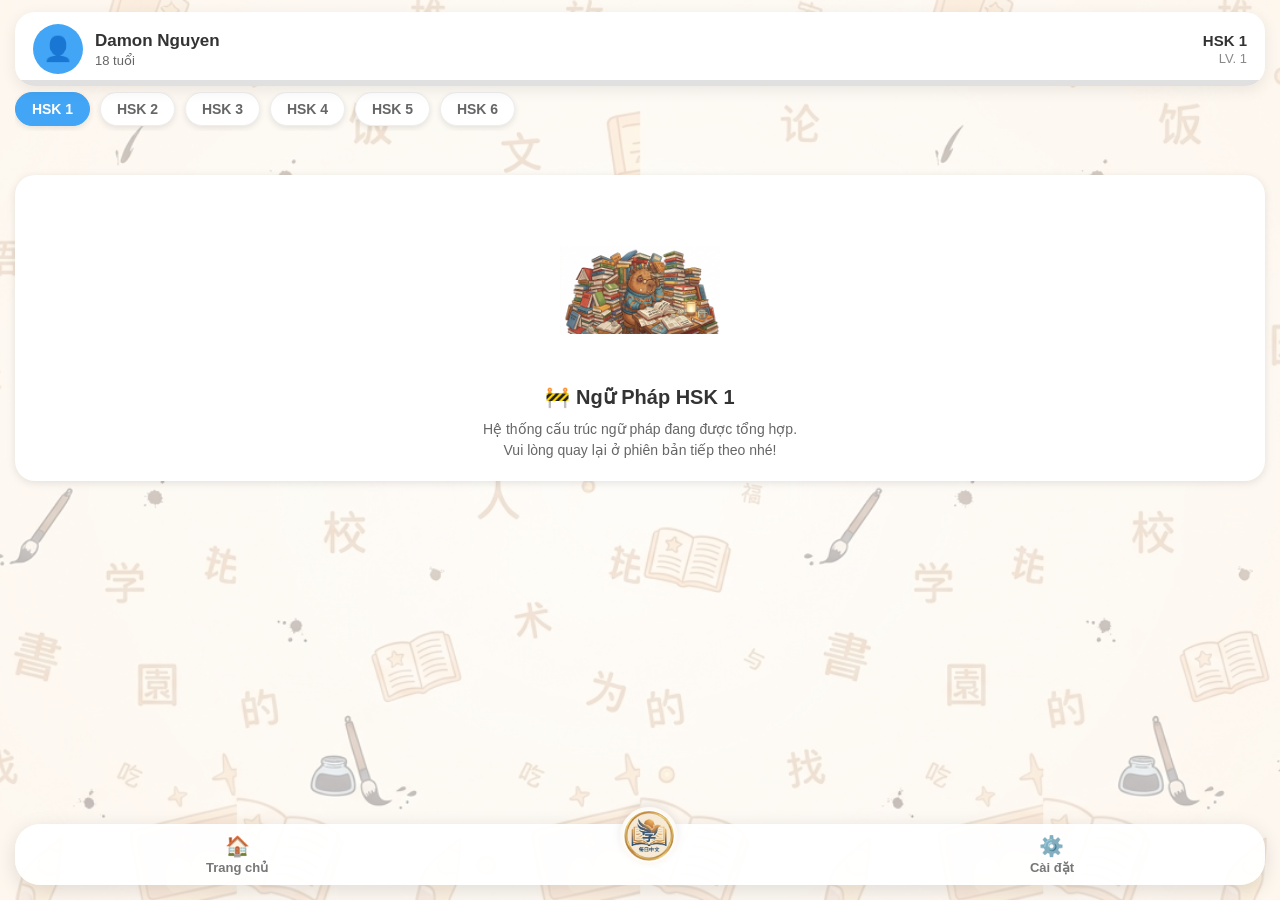
<file: html/gramma.html>
<!DOCTYPE html>
<html lang="vi">
<head>
    <meta charset="UTF-8">
    <meta name="viewport" content="width=device-width, initial-scale=1.0">
    <title>HSK Game - Ngữ Pháp</title>
    <link rel="stylesheet" href="../css/style.css">
    <link rel="manifest" href="../manifest.json">
    <meta name="apple-mobile-web-app-capable" content="yes">
    <meta name="apple-mobile-web-app-status-bar-style" content="black-translucent">
    <meta name="apple-mobile-web-app-title" content="HSK Game">
    <link rel="apple-touch-icon" href="../pic/logo.png">
</head>
<body>

    <div class="header-fixed">
        <div class="profile">
            <div class="avatar">👤</div>
            <div class="info">
                <h3 id="playerName">Damon</h3>
                <p id="playerAge">23 tuổi</p>
            </div>
            <div class="player-status">
                <div id="currentHSK">HSK 4</div>
                <div id="playerRank">Đồng</div>
            </div>
        </div>
    </div>

    <div class="hsk-fixed-wrapper">
        <div class="hsk-tabs">
            <div class="hsk-tab active-tab" onclick="selectGrammarHsk(1, this)">HSK 1</div>
            <div class="hsk-tab" onclick="selectGrammarHsk(2, this)">HSK 2</div>
            <div class="hsk-tab" onclick="selectGrammarHsk(3, this)">HSK 3</div>
            <div class="hsk-tab" onclick="selectGrammarHsk(4, this)">HSK 4</div>
            <div class="hsk-tab" onclick="selectGrammarHsk(5, this)">HSK 5</div>
            <div class="hsk-tab" onclick="selectGrammarHsk(6, this)">HSK 6</div>
        </div>
    </div>

    <div class="container has-hsk">
        <div class="dev-box">
            <img src="../pic/baotri.png" alt="Đang phát triển" class="maintain-img">
            
            <h2 id="hskTitle">🚧 Ngữ Pháp HSK 1</h2>
            <p>
                Hệ thống cấu trúc ngữ pháp đang được tổng hợp.<br>
                Vui lòng quay lại ở phiên bản tiếp theo nhé!
            </p>
        </div>
    </div>

    <div class="footer">
        <a href="../index.html" class="nav-btn">
            <span class="icon">🏠</span>
            Trang chủ
        </a>
        
        <a href="../index.html" class="logo-btn">
            <img src="../pic/logo.png" alt="Logo">
        </a>

        <a href="setting.html" class="nav-btn">
            <span class="icon">⚙️</span>
            Cài đặt
        </a>
    </div>

    <script src="../js/core.js"></script>
    <script src="../js/app.js"></script>

    <script>
        function selectGrammarHsk(level, element) {
            document.querySelectorAll('.hsk-tab').forEach(tab => tab.classList.remove('active-tab'));
            element.classList.add('active-tab');
            document.getElementById('hskTitle').innerText = `🚧 Ngữ Pháp HSK ${level}`;
        }
    </script>
</body>
</html>
</file>
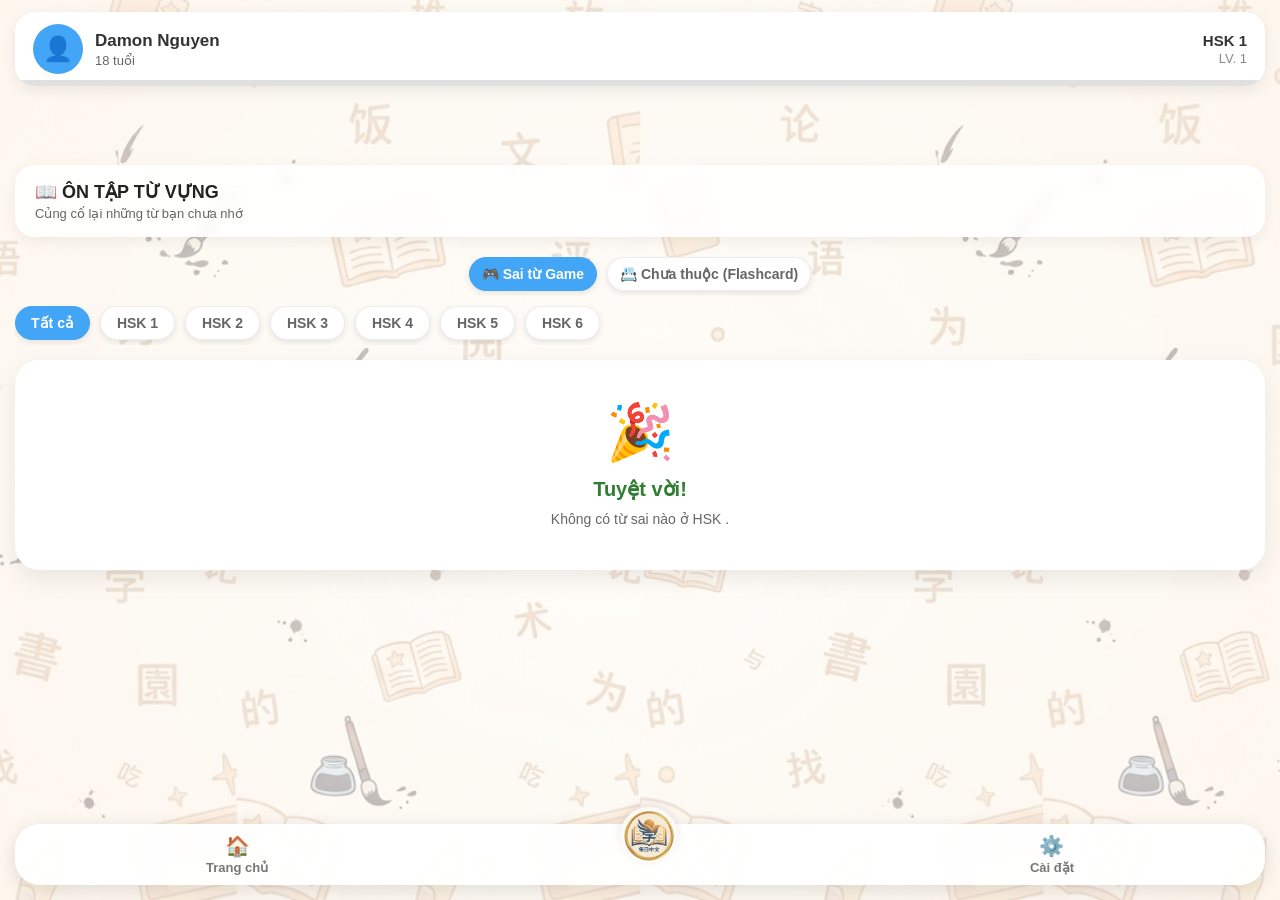
<file: html/review.html>
<!DOCTYPE html>
<html lang="vi">
<head>
    <meta charset="UTF-8">
    <meta name="viewport" content="width=device-width, initial-scale=1.0">
    <title>HSK Game - Ôn Tập Từ Vựng</title>
    <link rel="stylesheet" href="../css/style.css">
    <link rel="manifest" href="../manifest.json">
    <meta name="apple-mobile-web-app-capable" content="yes">
    <meta name="apple-mobile-web-app-status-bar-style" content="black-translucent">
    <meta name="apple-mobile-web-app-title" content="HSK Game">
    <link rel="apple-touch-icon" href="../pic/logo.png">
</head>
<body>

    <!-- Header Profile -->
    <div class="header-fixed">
        <div class="profile">
            <div class="avatar">👤</div>
            <div class="info">
                <h3 id="playerName">Damon</h3>
                <p id="playerAge">18 tuổi</p>
            </div>
            <div class="player-status">
                <div id="currentHSK">HSK 1</div>
                <div id="playerRank">Đồng</div>
            </div>
        </div>
    </div>

    <div class="container has-hsk">
        <div class="review-banner">
            <div class="review-banner-text">
                <h2>📖 ÔN TẬP TỪ VỰNG</h2>
                <p>Củng cố lại những từ bạn chưa nhớ</p>
            </div>
            <div class="review-count-badge" id="reviewCount" style="display: none;">0 từ cần ôn</div>
        </div>

        <!-- 1. TAB CHÍNH: SAI TỪ GAME / FLASHCARD -->
        <div class="hsk-tabs" style="margin-bottom: 10px; justify-content: center;">
            <div class="hsk-tab active-tab" id="tabGame" onclick="switchReviewTab('game')">🎮 Sai từ Game</div>
            <div class="hsk-tab" id="tabFlashcard" onclick="switchReviewTab('flashcard')">📇 Chưa thuộc (Flashcard)</div>
        </div>

        <!-- 2. TAB PHỤ: LỌC THEO CẤP ĐỘ HSK -->
        <div class="hsk-tabs" style="margin-bottom: 15px; overflow-x: auto;">
            <div class="hsk-tab active-tab" id="reviewHsk_all" onclick="filterReviewHsk('all')">Tất cả</div>
            <div class="hsk-tab" id="reviewHsk_1" onclick="filterReviewHsk('1')">HSK 1</div>
            <div class="hsk-tab" id="reviewHsk_2" onclick="filterReviewHsk('2')">HSK 2</div>
            <div class="hsk-tab" id="reviewHsk_3" onclick="filterReviewHsk('3')">HSK 3</div>
            <div class="hsk-tab" id="reviewHsk_4" onclick="filterReviewHsk('4')">HSK 4</div>
            <div class="hsk-tab" id="reviewHsk_5" onclick="filterReviewHsk('5')">HSK 5</div>
            <div class="hsk-tab" id="reviewHsk_6" onclick="filterReviewHsk('6')">HSK 6</div>
        </div>

        <!-- DANH SÁCH TỪ VỰNG -->
        <div id="reviewList"></div>
    </div>

    <!-- Footer -->
    <div class="footer">
        <a href="../index.html" class="nav-btn"><span class="icon">🏠</span>Trang chủ</a>
        <a href="gamecenter.html" class="logo-btn"><img src="../pic/logo.png" alt="Logo"></a>
        <a href="setting.html" class="nav-btn"><span class="icon">⚙️</span>Cài đặt</a>
    </div>

    <script src="../js/core.js"></script>
    <script src="../js/review.js"></script>
    <script src="../js/app.js"></script>
</body>
</html>
</file>
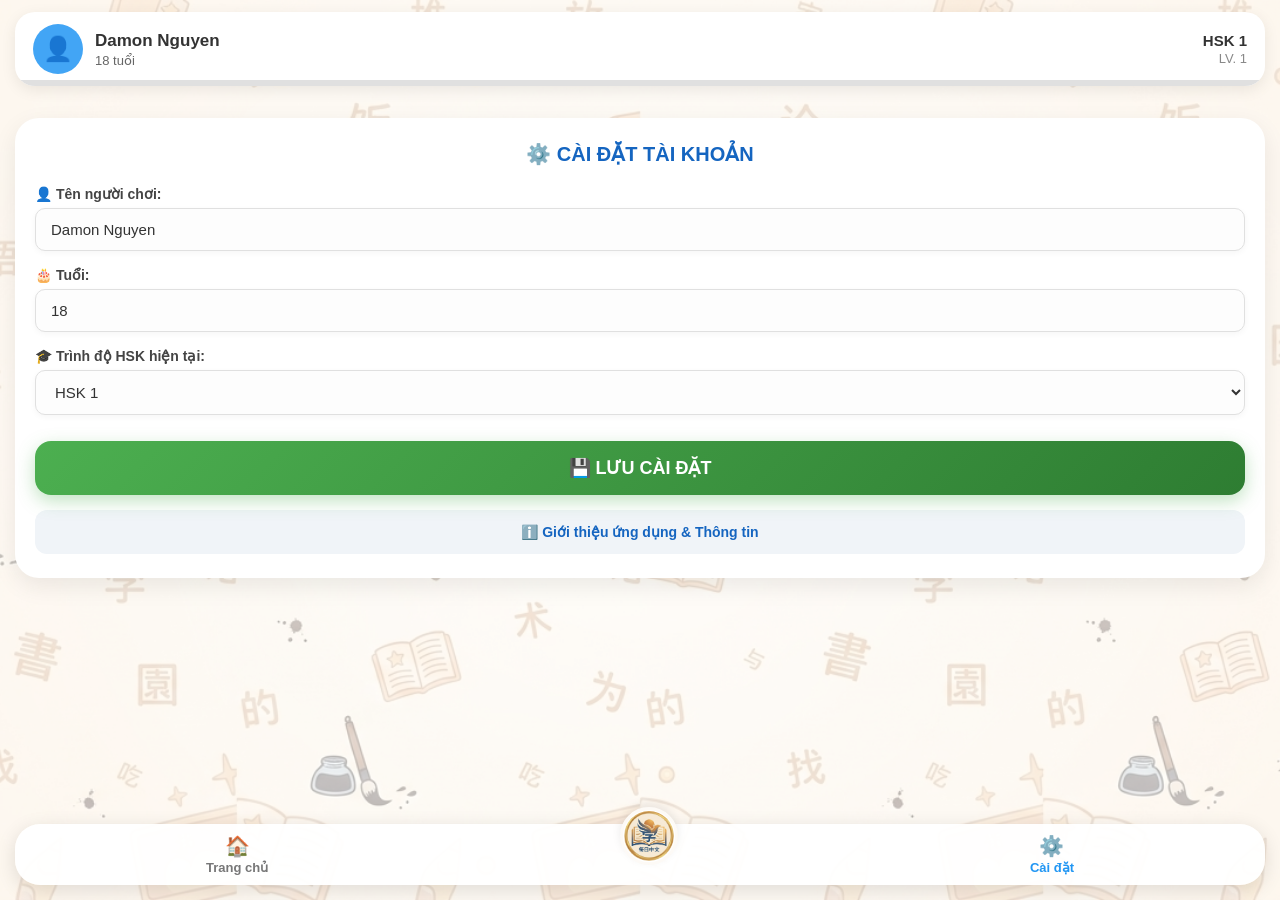
<file: html/setting.html>
<!DOCTYPE html>
<html lang="vi">
<head>
    <meta charset="UTF-8">
    <meta name="viewport" content="width=device-width, initial-scale=1.0">
    <title>HSK Game - Cài Đặt</title>
    <link rel="stylesheet" href="../css/style.css">
    <link rel="manifest" href="../manifest.json">
    <meta name="apple-mobile-web-app-capable" content="yes">
    <meta name="apple-mobile-web-app-status-bar-style" content="black-translucent">
    <meta name="apple-mobile-web-app-title" content="HSK Game">
    <link rel="apple-touch-icon" href="../pic/logo.png">
</head>
<body>

    <div class="header-fixed">
        <div class="profile">
            <div class="avatar">👤</div>
            <div class="info">
                <h3 id="playerName">Damon</h3>
                <p id="playerAge">23 tuổi</p>
            </div>
            <div class="player-status">
                <div id="currentHSK">HSK 4</div>
                <div id="playerRank">Đồng</div>
            </div>
        </div>
    </div>

    <div class="container">
        <div class="setting-card">
            <h2 class="setting-title">⚙️ CÀI ĐẶT TÀI KHOẢN</h2>

            <div class="setting-group">
                <label for="nameInput">👤 Tên người chơi:</label>
                <input type="text" id="nameInput" placeholder="Nhập tên của bạn">
            </div>

            <div class="setting-group">
                <label for="ageInput">🎂 Tuổi:</label>
                <input type="number" id="ageInput" placeholder="Nhập tuổi" min="1" max="100">
            </div>

            <div class="setting-group">
                <label for="hskSelect">🎓 Trình độ HSK hiện tại:</label>
                <select id="hskSelect">
                    <option value="HSK 1">HSK 1</option>
                    <option value="HSK 2">HSK 2</option>
                    <option value="HSK 3">HSK 3</option>
                    <option value="HSK 4">HSK 4</option>
                    <option value="HSK 5">HSK 5</option>
                    <option value="HSK 6">HSK 6</option>
                </select>
            </div>

            <button class="btn-save-setting" onclick="saveSetting()">💾 LƯU CÀI ĐẶT</button>

            <a href="about.html" class="btn-about-link">ℹ️ Giới thiệu ứng dụng & Thông tin</a>
        </div>
    </div>

    <div class="footer">
        <a href="../index.html" class="nav-btn">
            <span class="icon">🏠</span>
            Trang chủ
        </a>
        
        <a href="../index.html" class="logo-btn">
            <img src="../pic/logo.png" alt="Logo">
        </a>

        <a href="setting.html" class="nav-btn active">
            <span class="icon">⚙️</span>
            Cài đặt
        </a>
    </div>

    <script src="../js/core.js"></script>
    <script src="../js/setting.js"></script>
    <script src="../js/app.js"></script>
</body>
</html>
</file>
<file: css/style.css>
/* =========================================
   1. RESET & CẤU TRÚC CHUNG
   ========================================= */
* {
    margin: 0;
    padding: 0;
    box-sizing: border-box;
    font-family: Arial, sans-serif;
}

html, body {
    width: 100%;
    min-height: 100vh;
}

body {
    /* Đã sửa đường dẫn lùi 1 cấp để trỏ đúng vào thư mục pic/ */
    background-image: url("../pic/backgroundapp.png");
    background-size: cover;
    background-position: center;
    background-repeat: no-repeat;
    background-attachment: fixed;
}

.container {
    min-height: 100vh;
    padding: 0 15px;
    background: rgba(255, 255, 255, 0.65);
    padding-top: 118px; 
    padding-bottom: 100px;
}

.container.has-hsk {
    padding-top: 165px; 
}

/* =========================================
   2. HEADER & PROFILE 
   ========================================= */
.header-fixed {
    position: fixed;
    top: 12px; 
    left: 0;
    width: 100%;
    padding: 0 15px; 
    background: transparent; 
    z-index: 1000;
}

.profile {
    background: #ffffff;
    border-radius: 20px;
    padding: 12px 18px;
    display: flex;
    align-items: center;
    box-shadow: 0 4px 15px rgba(0, 0, 0, 0.08);
    width: 100%;
}

.avatar {
    width: 50px;
    height: 50px;
    border-radius: 50%;
    background: #42a5f5;
    display: flex;
    justify-content: center;
    align-items: center;
    font-size: 24px;
    color: white;
}

.info {
    flex: 1;
    margin-left: 12px;
}

.info h3 { font-size: 17px; color: #333; }
.info p { color: #666; font-size: 13px; margin-top: 2px; }
.player-status { text-align: right; }
#currentHSK { font-weight: bold; font-size: 15px; color: #333; }
#playerRank { color: #888; margin-top: 2px; font-size: 13px; }

/* =========================================
   3. THANH CHỌN HSK VUỐT NGANG
   ========================================= */
.hsk-fixed-wrapper {
    position: fixed;
    top: 92px; 
    left: 0;
    width: 100%;
    padding: 0 15px;
    background: transparent;
    z-index: 999;
}

.hsk-tabs {
    display: flex;
    overflow-x: auto;
    gap: 10px;
    padding-bottom: 5px;
}
.hsk-tabs::-webkit-scrollbar { display: none; }

.hsk-tab {
    min-width: 75px;
    text-align: center;
    padding: 8px 12px;
    border-radius: 20px;
    background: white;
    box-shadow: 0 2px 6px rgba(0, 0, 0, 0.1);
    font-weight: bold;
    flex-shrink: 0;
    color: #666;
    border: 1px solid #eee;
    font-size: 14px;
}
.active-tab { background: #42a5f5; color: white; border-color: #42a5f5; }
.locked-tab { opacity: 0.6; position: relative; }
.locked-tab::after { content: "🔒"; margin-left: 5px; }

/* =========================================
   4. THẺ CHỨC NĂNG TRANG CHỦ & GAME
   ========================================= */
.card {
    border-radius: 20px;
    padding: 20px;
    margin-bottom: 15px;
    color: white;
    font-size: 19px;
    font-weight: bold;
    box-shadow: 0 6px 15px rgba(0, 0, 0, 0.12);
    transition: transform 0.15s ease;
    text-decoration: none;
    display: block;
}
.card:active { transform: scale(0.97); }
.card span {
    display: block;
    margin-top: 4px;
    font-size: 13px;
    font-weight: normal;
    opacity: 0.9;
}

.blue { background: #42a5f5; }
.orange { background: #ffb74d; }
.green { background: #66bb6a; }
.purple { background: #ab47bc; }

/* =========================================
   5. TỪ VỰNG, ÔN TẬP & CÀI ĐẶT
   ========================================= */
.word-card {
    background: white;
    border-radius: 12px;
    padding: 12px;
    margin-bottom: 10px;
    box-shadow: 0 2px 5px rgba(0, 0, 0, 0.1);
}
.hanzi { font-size: 28px; font-weight: bold; }
.pinyin { color: #666; margin-top: 4px; }
.meaning { margin-top: 4px; }

.review-card {
    background: white;
    border-radius: 15px;
    padding: 15px;
    margin-bottom: 15px;
    box-shadow: 0 2px 8px rgba(0, 0, 0, 0.1);
}
.review-card h3 { font-size: 28px; margin-bottom: 5px; }

.dev-box {
    text-align: center;
    background: white;
    border-radius: 20px;
    padding: 20px;
    margin-top: 10px;
    box-shadow: 0 2px 8px rgba(0, 0, 0, 0.1);
}
.maintain-img { width: 160px; height: 160px; object-fit: contain; display: block; margin: 15px auto; }

/* =========================================
   6. FOOTER CỐ ĐỊNH & LOGO NỔI
   ========================================= */
.footer {
    position: fixed;
    left: 15px;
    right: 15px;
    bottom: 15px;
    background: rgba(255, 255, 255, 0.95);
    border-radius: 25px;
    display: flex;
    justify-content: space-around;
    align-items: center;
    padding: 10px 15px;
    box-shadow: 0 5px 20px rgba(0, 0, 0, 0.12);
    z-index: 1000;
}
.nav-btn {
    text-align: center;
    font-size: 13px;
    text-decoration: none;
    color: #777;
    display: flex;
    flex-direction: column;
    align-items: center;
    font-weight: bold;
}
.nav-btn .icon { font-size: 20px; margin-bottom: 2px; }
.nav-btn.active { color: #2196f3; }
.logo-btn {
    width: 58px;
    height: 58px;
    background: #ffffff;
    border-radius: 50%;
    display: flex;
    justify-content: center;
    align-items: center;
    margin-top: -38px; 
    box-shadow: 0 -4px 10px rgba(0, 0, 0, 0.08);
    border: 3px solid #fdfaf6;
    text-decoration: none;
}
.logo-btn img { width: 50px; height: 50px; border-radius: 50%; object-fit: cover; }

/* =========================================
   8. DÀNH RIÊNG CHO GAME CENTER
   ========================================= */
.game-banner {
    background: rgba(255, 255, 255, 0.9);
    border-radius: 20px;
    padding: 18px 20px;
    margin-bottom: 20px;
    box-shadow: 0 4px 15px rgba(0, 0, 0, 0.06);
    display: flex;
    align-items: center;
    justify-content: space-between;
    backdrop-filter: blur(5px);
}
.banner-text h2 { font-size: 18px; color: #222; display: flex; align-items: center; gap: 6px; }
.banner-text p { font-size: 13px; color: #666; margin-top: 4px; }
.banner-stat {
    background: #e3f2fd;
    color: #1976d2;
    padding: 8px 12px;
    border-radius: 12px;
    font-size: 12px;
    font-weight: bold;
    text-align: center;
    white-space: nowrap;
}

.game-item {
    position: relative;
    border-radius: 22px;
    padding: 20px;
    margin-bottom: 18px;
    color: white;
    box-shadow: 0 8px 20px rgba(0, 0, 0, 0.12);
    transition: all 0.2s ease;
    text-decoration: none;
    display: block;
    overflow: hidden;
}
.game-item:active { transform: scale(0.97); }

.game-badge {
    position: absolute;
    top: 15px;
    right: 15px;
    padding: 4px 10px;
    border-radius: 20px;
    font-size: 11px;
    font-weight: bold;
    letter-spacing: 0.5px;
    text-transform: uppercase;
}

/* Các loại Badge */
.badge-hot {
    background: #ff5252;
    color: white;
    box-shadow: 0 2px 8px rgba(255, 82, 82, 0.4);
    animation: pulse 1.8s infinite;
}
.badge-lock {
    background: rgba(0, 0, 0, 0.25);
    color: #fff;
    backdrop-filter: blur(4px);
}
.badge-new {
    background: #00e676;
    color: #000;
    box-shadow: 0 2px 10px rgba(0, 230, 118, 0.5);
    animation: pulse 1.8s infinite;
}
.badge-cyber {
    background: #00e5ff;
    color: #004d40;
    box-shadow: 0 2px 10px rgba(0, 229, 255, 0.5);
    animation: pulse 1.8s infinite;
}
.badge-danger {
    background: #d50000;
    color: white;
    box-shadow: 0 2px 10px rgba(213, 0, 0, 0.5);
    animation: pulse 2s infinite;
}

/* Sửa lỗi đè chữ: Đẩy tiêu đề cách xa thẻ Badge bên phải */
.game-header { 
    display: flex; 
    align-items: center; 
    gap: 12px; 
    margin-bottom: 8px; 
    padding-right: 105px; 
}
.game-icon { font-size: 32px; line-height: 1; }
.game-title { font-size: 20px; font-weight: bold; text-shadow: 0 2px 4px rgba(0,0,0,0.15); }
.game-desc { font-size: 13px; opacity: 0.92; line-height: 1.4; margin-bottom: 15px; padding-right: 20px; }

.game-action {
    display: inline-flex;
    align-items: center;
    gap: 6px;
    background: rgba(255, 255, 255, 0.25);
    padding: 8px 16px;
    border-radius: 12px;
    font-size: 13px;
    font-weight: bold;
    backdrop-filter: blur(4px);
    border: 1px solid rgba(255, 255, 255, 0.4);
}
.game-action.disabled { opacity: 0.7; }

/* Background các Game */
.bg-speed { background: linear-gradient(135deg, #2196f3 0%, #1565c0 100%); }
.bg-memory { background: linear-gradient(135deg, #ab47bc 0%, #7b1fa2 100%); opacity: 0.82; }
.bg-rain { background: linear-gradient(135deg, #26a69a 0%, #00695c 100%); opacity: 0.82; }
.bg-hunter { background: linear-gradient(135deg, #ff7043 0%, #d84315 100%); opacity: 0.82; }
.bg-assassin { 
    background: linear-gradient(135deg, #1a1a2e 0%, #b71c1c 100%); 
    border: 1px solid rgba(255, 255, 255, 0.1);
}
.assassin-btn {
    background: rgba(0, 0, 0, 0.3) !important;
    border: 1px solid rgba(255, 50, 50, 0.4) !important;
    color: #ffcccc !important;
}

@keyframes pulse {
    0% { transform: scale(1); }
    50% { transform: scale(1.08); }
    100% { transform: scale(1); }
}

/* =========================================
   9. GIAO DIỆN CHƠI GAME (game1.html & game2.html)
   ========================================= */
.setup-card {
    background: #ffffff;
    border-radius: 24px;
    padding: 22px 18px;
    box-shadow: 0 8px 25px rgba(0, 0, 0, 0.08);
}
.setup-header { text-align: center; margin-bottom: 20px; }
.setup-title {
    font-size: 22px;
    font-weight: bold;
    color: #1565c0;
    display: flex;
    align-items: center;
    justify-content: center;
    gap: 8px;
}
.setup-subtitle { font-size: 13px; color: #777; margin-top: 4px; }
.setup-group { margin-bottom: 18px; }
.setup-label {
    font-size: 14px;
    font-weight: bold;
    color: #444;
    margin-bottom: 8px;
    display: flex;
    align-items: center;
    gap: 6px;
}
.hsk-range-row { display: flex; align-items: center; gap: 10px; }
.hsk-range-row select {
    flex: 1; margin: 0; padding: 12px;
    border: 1px solid #e0e0e0; border-radius: 10px; background: #fdfdfd;
    font-size: 15px; font-weight: bold; color: #333;
    box-shadow: 0 2px 6px rgba(0,0,0,0.04);
}
.range-separator { font-size: 14px; font-weight: bold; color: #888; }
.setup-input-full {
    width: 100%; padding: 12px 15px;
    border: 1px solid #e0e0e0; border-radius: 10px; background: #fdfdfd;
    font-size: 15px; font-weight: bold; color: #333;
    box-shadow: 0 2px 6px rgba(0,0,0,0.04);
}
.mode-grid { display: flex; gap: 12px; }
.mode-card {
    flex: 1; background: #f8f9fa; border: 2px solid #e9ecef;
    border-radius: 18px; padding: 15px 10px; text-align: center;
    cursor: pointer; transition: all 0.2s ease;
}
.mode-card.active-easy {
    border-color: #4caf50 !important; background: #f1f8e9 !important;
    box-shadow: 0 4px 12px rgba(76, 175, 80, 0.15);
}
.mode-card.active-hard {
    border-color: #f44336 !important; background: #ffebee !important;
    box-shadow: 0 4px 12px rgba(244, 67, 54, 0.15);
}
.mode-card h4 { font-size: 15px; margin-bottom: 4px; }
.mode-card.easy-card h4 { color: #2e7d32; }
.mode-card.hard-card h4 { color: #c62828; }
.mode-card p { font-size: 11px; color: #777; margin-bottom: 8px; }
.mode-card select { width: 100%; padding: 8px; border: 1px solid #ddd; border-radius: 10px; font-size: 12px; margin: 0; background: #fff; }
/* Tùy chỉnh riêng cho ô chọn dạng đề ở Game 1 */
#gameModeType {
    cursor: pointer;
    font-weight: bold;
    color: #1565c0;
    background-color: #f0f4f8;
}

.btn-start-game {
    width: 100%; padding: 16px; border: none; border-radius: 16px;
    background: linear-gradient(135deg, #2196f3 0%, #1565c0 100%);
    color: white; font-size: 18px; font-weight: bold; letter-spacing: 0.5px;
    box-shadow: 0 6px 18px rgba(33, 150, 243, 0.35); cursor: pointer;
    transition: transform 0.15s ease; margin-top: 5px;
}
.btn-start-game:active { transform: scale(0.97); }

.game-play-box {
    background: #ffffff; border-radius: 24px; padding: 24px 18px;
    text-align: center; box-shadow: 0 8px 25px rgba(0, 0, 0, 0.08);
}
.timer-bar-container { background: #eee; height: 12px; border-radius: 6px; margin: 15px 0 8px 0; overflow: hidden; }
.timer-bar-fill { background: #4caf50; height: 100%; width: 100%; transition: width 1s linear; }
.hanzi-display { font-size: 58px; font-weight: bold; margin: 20px 0; color: #222; }

.options-grid { display: grid; grid-template-columns: 1fr 1fr; gap: 12px; }
.options-grid button {
    background: #fdfdfd; color: #333; border: 2px solid #e0e0e0;
    border-radius: 12px; padding: 16px 10px; font-size: 16px; font-weight: bold;
    transition: all 0.15s ease; box-shadow: 0 2px 6px rgba(0, 0, 0, 0.04);
}

.options-grid button:active { background: #e3f2fd; border-color: #2196f3; transform: scale(0.96); }

.btn-game-action {
    width: 100%; padding: 18px; font-size: 18px; font-weight: bold;
    border-radius: 16px; border: none; color: white; cursor: pointer;
    margin-bottom: 12px; transition: transform 0.15s;
}
.btn-game-action:active { transform: scale(0.97); }
.btn-replay { background: linear-gradient(135deg, #2196f3 0%, #1976d2 100%); box-shadow: 0 4px 15px rgba(33, 150, 243, 0.35); }
.btn-leave { background: linear-gradient(135deg, #ef5350 0%, #c62828 100%); box-shadow: 0 4px 15px rgba(239, 83, 80, 0.35); margin-bottom: 0; }

/* =========================================
   10. TRANG CÀI ĐẶT & GIỚI THIỆU 
   ========================================= */
.setting-card, .about-card { background: #ffffff; border-radius: 24px; padding: 24px 20px; box-shadow: 0 8px 25px rgba(0, 0, 0, 0.08); }
.setting-title, .about-title { font-size: 20px; font-weight: bold; color: #1565c0; text-align: center; margin-bottom: 20px; }
.setting-group { margin-bottom: 16px; }
.setting-group label { display: block; font-size: 14px; font-weight: bold; color: #444; margin-bottom: 6px; }
.setting-group input, .setting-group select {
    width: 100%; padding: 12px 15px; border: 1px solid #e0e0e0;
    border-radius: 10px; background: #fdfdfd; font-size: 15px;
    color: #333; box-sizing: border-box; box-shadow: 0 2px 6px rgba(0,0,0,0.04);
}
.btn-save-setting {
    width: 100%; padding: 16px; border: none; border-radius: 16px;
    background: linear-gradient(135deg, #4caf50 0%, #2e7d32 100%);
    color: white; font-size: 18px; font-weight: bold;
    box-shadow: 0 6px 18px rgba(76, 175, 80, 0.35); cursor: pointer; margin-top: 10px;
}
.btn-save-setting:active { transform: scale(0.97); }
.btn-about-link {
    display: block; width: 100%; padding: 14px; margin-top: 15px;
    border-radius: 12px; background: #f0f4f8; color: #1565c0;
    text-align: center; text-decoration: none; font-weight: bold;
    font-size: 14px; transition: background 0.2s;
}
.btn-about-link:active { background: #e1e8f0; }

.about-header { text-align: center; margin-bottom: 20px; }
.about-app-name { font-size: 22px; font-weight: bold; color: #222; margin-top: 10px; }
.about-version { font-size: 13px; color: #888; margin-top: 4px; }
.about-info-list { background: #f8f9fa; border-radius: 16px; padding: 15px; margin: 15px 0; }
.about-info-item { display: flex; align-items: center; gap: 10px; font-size: 14px; color: #444; padding: 10px 0; border-bottom: 1px dashed #e0e0e0; }
.about-info-item:last-child { border-bottom: none; }
.about-dev-info { text-align: center; font-size: 13px; color: #666; line-height: 1.6; margin-top: 15px; }
.about-logo { width: 75px !important; height: 75px !important; border-radius: 50%; object-fit: cover; display: block; margin: 0 auto 12px auto; box-shadow: 0 4px 10px rgba(0, 0, 0, 0.1); border: 2px solid #f0f0f0; }

/* =========================================
   11. TRANG ÔN TẬP (review.html)
   ========================================= */
.review-banner {
    background: rgba(255, 255, 255, 0.9); border-radius: 20px; padding: 16px 20px;
    margin-bottom: 20px; box-shadow: 0 4px 15px rgba(0, 0, 0, 0.06);
    display: flex; align-items: center; justify-content: space-between; backdrop-filter: blur(5px);
}
.review-banner-text h2 { font-size: 18px; color: #222; display: flex; align-items: center; gap: 6px; }
.review-banner-text p { font-size: 13px; color: #666; margin-top: 3px; }
.review-count-badge { background: #fff3e0; color: #e65100; padding: 8px 12px; border-radius: 12px; font-size: 13px; font-weight: bold; box-shadow: 0 2px 6px rgba(0, 0, 0, 0.04); white-space: nowrap; }

.review-word-card {
    background: #ffffff; border-radius: 20px; padding: 18px 20px; margin-bottom: 15px;
    box-shadow: 0 4px 15px rgba(0, 0, 0, 0.06); display: flex; align-items: center; justify-content: space-between; gap: 15px; transition: transform 0.15s ease;
}
.review-word-info { flex: 1; }
.review-word-info .hanzi { font-size: 30px; font-weight: bold; color: #222; line-height: 1.2; }
.review-word-info .pinyin { font-size: 15px; color: #1565c0; font-weight: bold; margin-top: 4px; }
.review-word-info .meaning { font-size: 14px; color: #555; margin-top: 4px; }
.btn-mastered {
    background: linear-gradient(135deg, #66bb6a 0%, #2e7d32 100%); color: white;
    border: none; padding: 12px 18px; border-radius: 12px; font-size: 13px;
    font-weight: bold; box-shadow: 0 4px 12px rgba(76, 175, 80, 0.3); cursor: pointer; white-space: nowrap; transition: transform 0.15s ease;
}
.btn-mastered:active { transform: scale(0.95); }

.review-empty-box { text-align: center; background: #ffffff; border-radius: 24px; padding: 40px 20px; box-shadow: 0 8px 25px rgba(0, 0, 0, 0.08); margin-top: 10px; }
.review-empty-icon { font-size: 55px; margin-bottom: 12px; }
.review-empty-title { font-size: 20px; font-weight: bold; color: #2e7d32; margin-bottom: 8px; }
.review-empty-desc { font-size: 14px; color: #666; line-height: 1.5; }

/* =========================================
   12. TRANG NGỮ PHÁP (gramma.html)
   ========================================= */
.dev-box h2 { font-size: 20px; color: #333; margin-top: 10px; }
.dev-box p { margin-top: 10px; color: #666; font-size: 14px; line-height: 1.5; }

/* =========================================
   13. DÀNH RIÊNG CHO GAME 1 & GAME 2
   ========================================= */
.btn-option-correct {
    background: #e8f5e9 !important; border-color: #4caf50 !important;
    color: #2e7d32 !important; box-shadow: 0 0 10px rgba(76, 175, 80, 0.4) !important;
}
.btn-option-wrong {
    background: #ffebee !important; border-color: #f44336 !important;
    color: #c62828 !important; box-shadow: 0 0 10px rgba(244, 67, 54, 0.4) !important;
}
.btn-option-disabled { pointer-events: none; opacity: 0.8; }

.g1-history-list, .g2-history-list {
    max-height: 250px; overflow-y: auto; text-align: left;
    margin-top: 15px; padding-right: 5px; border-top: 2px dashed #eee; padding-top: 15px;
}
.g1-history-list::-webkit-scrollbar, .g2-history-list::-webkit-scrollbar { width: 5px; }
.g1-history-list::-webkit-scrollbar-thumb, .g2-history-list::-webkit-scrollbar-thumb { background: #ccc; border-radius: 10px; }

.g1-history-item, .g2-history-item {
    background: #f8f9fa; border-radius: 12px; padding: 12px 15px;
    margin-bottom: 10px; border-left: 5px solid #ddd; box-shadow: 0 2px 5px rgba(0,0,0,0.05);
}
.g1-history-item.correct, .g2-history-item.correct { border-left-color: #4caf50; }
.g1-history-item.wrong, .g2-history-item.wrong { border-left-color: #f44336; }
.g1-history-hanzi, .g2-history-hanzi { font-size: 20px; font-weight: bold; color: #333; margin-bottom: 4px; }
.g1-history-detail, .g2-history-detail { font-size: 13px; color: #666; line-height: 1.5; }
.g1-highlight-correct, .g2-highlight-correct { color: #2e7d32; font-weight: bold; }
.g1-highlight-wrong, .g2-highlight-wrong { color: #c62828; font-weight: bold; }

/* =========================================
   14. DÀNH RIÊNG CHO GAME 3 (TYPING GAME)
   ========================================= */
.typing-input {
    width: 100%;
    padding: 22px 20px; 
    font-size: 26px; 
    text-align: center;
    border: 4px solid #e0e0e0;
    border-radius: 18px;
    background: #fdfdfd;
    color: #333;
    font-weight: bold;
    outline: none;
    transition: all 0.3s ease;
    box-shadow: inset 0 2px 5px rgba(0,0,0,0.05);
}

.typing-input:focus {
    border-color: #00695c;
    box-shadow: 0 0 12px rgba(0, 105, 92, 0.2);
}

.typing-input.error {
    border-color: #f44336;
    background: #ffebee;
    color: #c62828;
}

.typing-input.success {
    border-color: #4caf50;
    background: #e8f5e9;
    color: #2e7d32;
}

.g3-history-list {
    max-height: 250px; overflow-y: auto; text-align: left;
    margin-top: 15px; padding-right: 5px; border-top: 2px dashed #eee; padding-top: 15px;
}
.g3-history-list::-webkit-scrollbar { width: 5px; }
.g3-history-list::-webkit-scrollbar-thumb { background: #00695c; border-radius: 10px; }

.g3-history-item {
    background: #f8f9fa; border-radius: 12px; padding: 12px 15px;
    margin-bottom: 10px; border-left: 5px solid #f44336; 
    box-shadow: 0 2px 5px rgba(0,0,0,0.05);
}
.g3-history-hanzi { font-size: 20px; font-weight: bold; color: #333; margin-bottom: 4px; }
.g3-history-detail { font-size: 13px; color: #666; line-height: 1.5; }
.g3-highlight-correct { color: #00695c; font-weight: bold; }
.g3-highlight-wrong { color: #c62828; font-weight: bold; }

/* =========================================
   15. DÀNH RIÊNG CHO GAME 4 (PHẪU THUẬT TRI THỨC)
   ========================================= */
.surgery-clue-box {
    background: #e0f2f1;
    border: 2px dashed #80cbc4;
    border-radius: 16px;
    padding: 15px;
    margin-bottom: 15px;
    text-align: center;
}

.surgery-slots-container {
    display: flex;
    justify-content: center;
    gap: 12px;
    min-height: 75px;
    background: #f5f5f5;
    border: 3px solid #ccc;
    border-radius: 16px;
    padding: 10px;
    align-items: center;
    margin-bottom: 15px;
}

.surgery-slot {
    width: 55px;
    height: 55px;
    background: #ffffff;
    border: 2px dashed #00897b;
    border-radius: 12px;
    display: flex;
    justify-content: center;
    align-items: center;
    font-size: 28px;
    font-weight: bold;
    color: #004d40;
    cursor: pointer;
    box-shadow: inset 0 2px 4px rgba(0,0,0,0.05);
}

.surgery-slot.filled {
    border-style: solid;
    border-color: #00695c;
    background: #e0f2f1;
}

.surgery-tray-label {
    font-size: 13px;
    font-weight: bold;
    color: #555;
    margin-bottom: 8px;
    text-align: left;
}

/* KHAY DỤNG CỤ: 3 HÀNG, MỖI HÀNG 5 CỘT (TỔNG 15 Ô) */
.surgery-tray {
    display: grid;
    grid-template-columns: repeat(5, 1fr); 
    grid-template-rows: repeat(3, auto);   
    gap: 8px;
    background: #fafafa;
    border: 2px solid #e0e0e0;
    border-radius: 16px;
    padding: 12px;
    margin-bottom: 15px;
}

.surgery-piece {
    aspect-ratio: 1; 
    width: 100%;
    background: #ffffff;
    border: 2px solid #b2dfdb;
    border-radius: 10px;
    display: flex;
    justify-content: center;
    align-items: center;
    font-size: 24px;
    font-weight: bold;
    color: #00695c;
    cursor: pointer;
    box-shadow: 0 2px 4px rgba(0,0,0,0.08);
    transition: all 0.15s ease;
}

.surgery-piece:active {
    transform: scale(0.92);
    background: #e0f2f1;
}

.surgery-piece.used {
    opacity: 0.3;
    pointer-events: none;
    background: #eee;
    border-color: #ddd;
}

.g4-history-list {
    max-height: 250px; overflow-y: auto; text-align: left;
    margin-top: 15px; padding-right: 5px; border-top: 2px dashed #eee; padding-top: 15px;
}

.g4-history-item {
    background: #f8f9fa; border-radius: 12px; padding: 12px 15px; margin-bottom: 10px;
    border-left: 5px solid #f44336; box-shadow: 0 2px 5px rgba(0,0,0,0.05);
}

/* =========================================
   16. DÀNH RIÊNG CHO FLASHCARD
   ========================================= */
.flashcard-box {
    background: #ffffff;
    border-radius: 24px;
    padding: 40px 20px;
    min-height: 280px;
    display: flex;
    flex-direction: column;
    justify-content: center;
    align-items: center;
    box-shadow: 0 10px 30px rgba(0, 0, 0, 0.08);
    cursor: pointer;
    border: 2px solid #e0e0e0;
    transition: transform 0.2s ease, border-color 0.2s ease;
    user-select: none;
}
.flashcard-box:active { transform: scale(0.98); }
.fc-hanzi { font-size: 65px; font-weight: bold; color: #222; }
.fc-pinyin { font-size: 22px; color: #1565c0; font-weight: bold; }
.fc-meaning { font-size: 18px; color: #555; }

.fc-btn {
    flex: 1;
    padding: 16px;
    border-radius: 16px;
    font-size: 16px;
    font-weight: bold;
    cursor: pointer;
    border: none;
    box-shadow: 0 4px 12px rgba(0,0,0,0.1);
    transition: transform 0.15s;
}
.fc-btn:active { transform: scale(0.95); }
.fc-btn-left { background: #ffebee; color: #c62828; border: 1px solid #ffcdd2; }
.fc-btn-right { background: #e8f5e9; color: #2e7d32; border: 1px solid #c8e6c9; }

/* =========================================
   17. HỆ THỐNG LEVEL & THANH EXP (HEADER)
   ========================================= */
/* Biến khung profile thành dạng relative để neo thanh exp ở đáy */
.profile {
    position: relative;
    overflow: hidden;
    cursor: pointer;
}

/* Thanh EXP chạy dọc viền dưới của khung Profile */
.exp-bar-container {
    position: absolute;
    bottom: 0;
    left: 0;
    width: 100%;
    height: 6px;
    background: #e0e0e0;
    cursor: pointer;
}

.exp-bar-fill {
    height: 100%;
    background: linear-gradient(90deg, #4caf50 0%, #81c784 100%);
    width: 0%;
    transition: width 0.4s ease;
}

/* Popup hiển thị chi tiết EXP khi chạm vào Header */
#expPopupToast {
    position: fixed;
    top: 85px;
    left: 50%;
    transform: translateX(-50%) translateY(-10px);
    background: rgba(33, 33, 33, 0.92);
    color: white;
    padding: 8px 16px;
    border-radius: 20px;
    font-size: 13px;
    font-weight: bold;
    z-index: 9999;
    box-shadow: 0 4px 15px rgba(0,0,0,0.2);
    backdrop-filter: blur(5px);
    opacity: 0;
    pointer-events: none;
    transition: all 0.3s ease;
    white-space: nowrap;
}

#expPopupToast.show {
    opacity: 1;
    transform: translateX(-50%) translateY(0);
}
</file>
